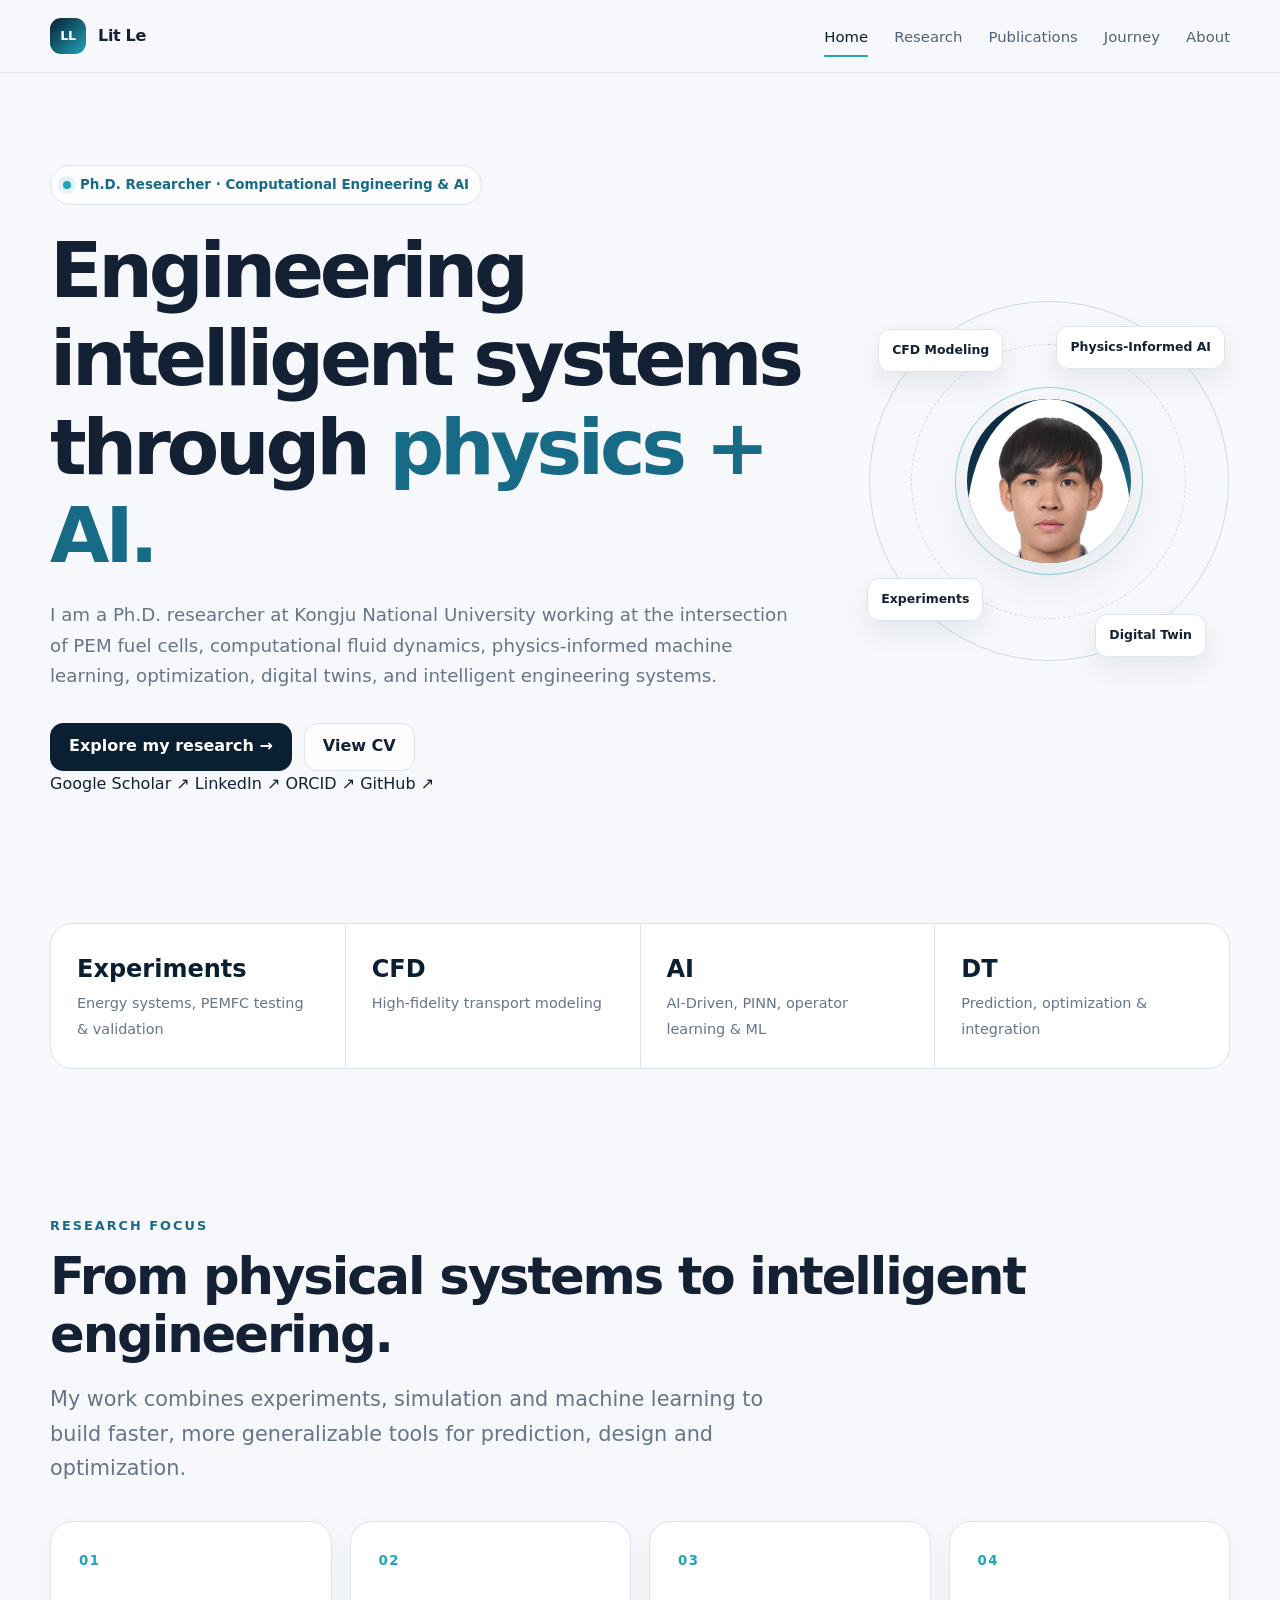
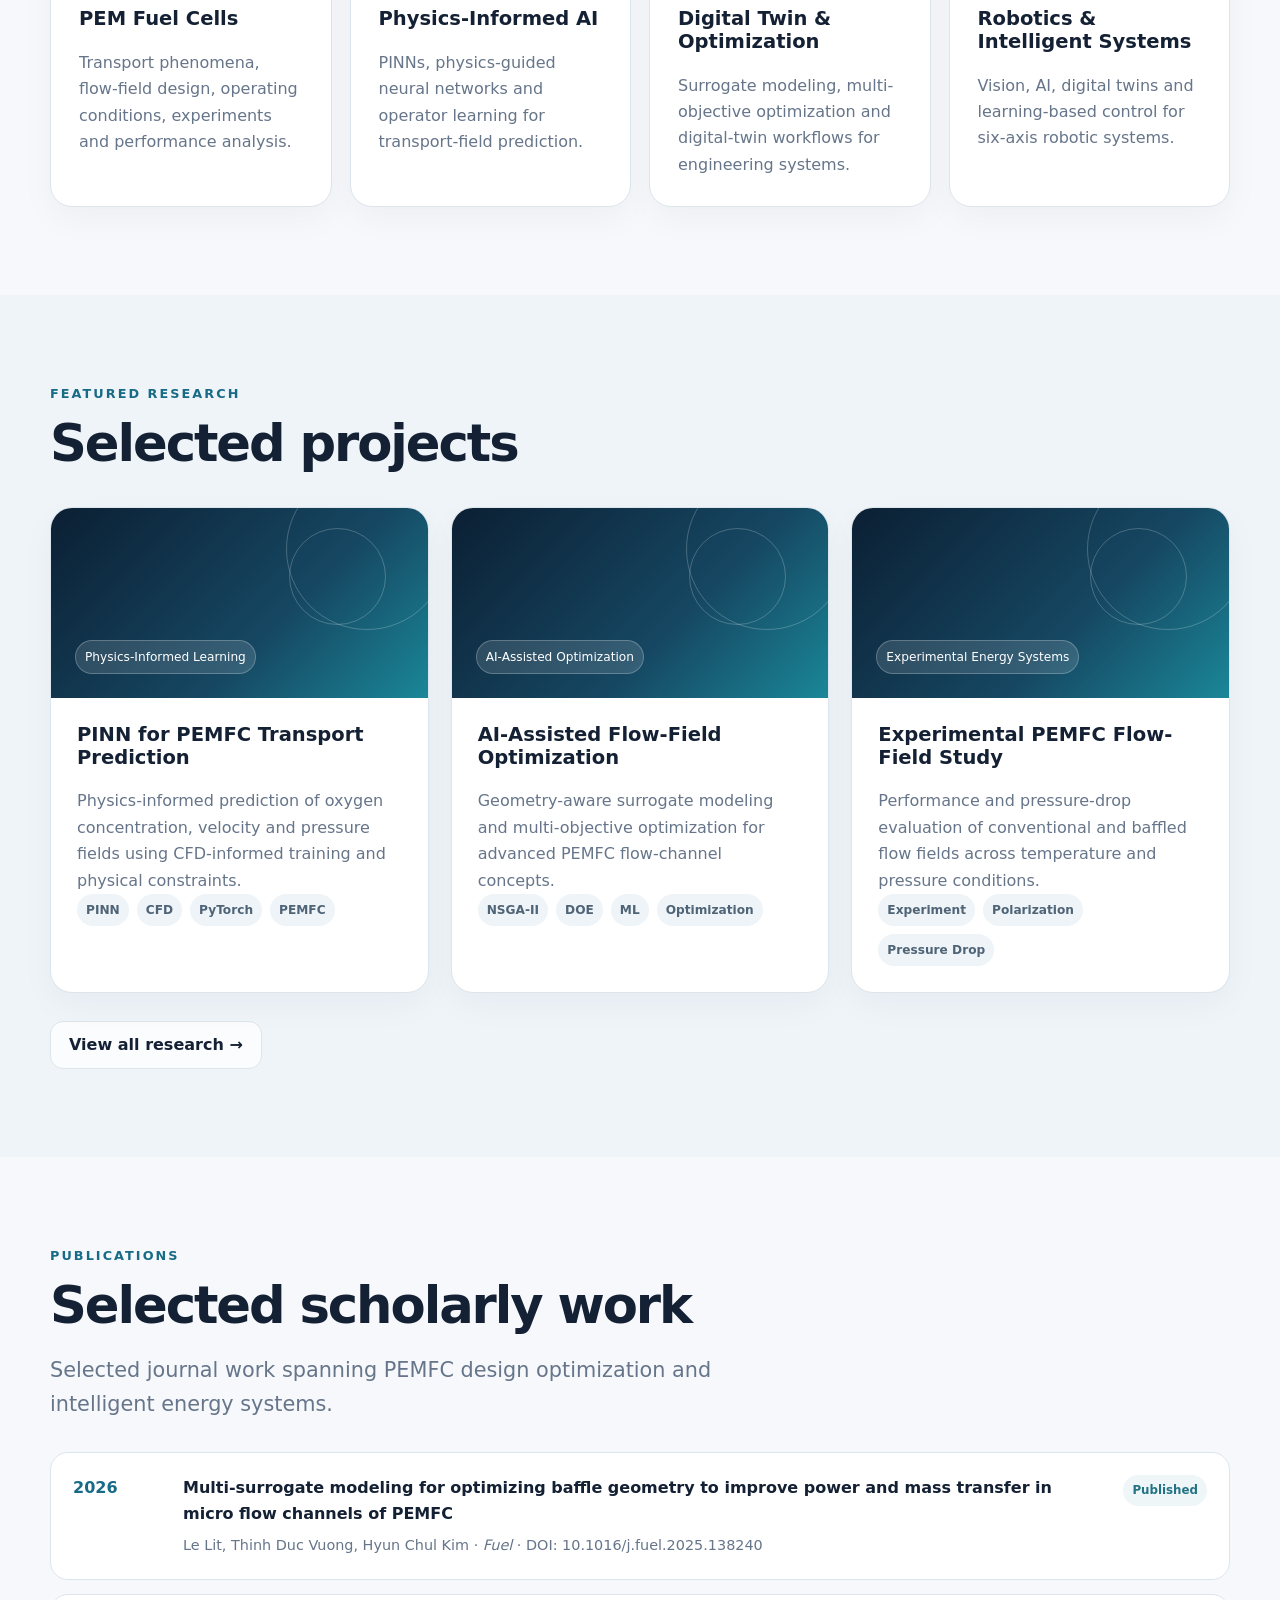
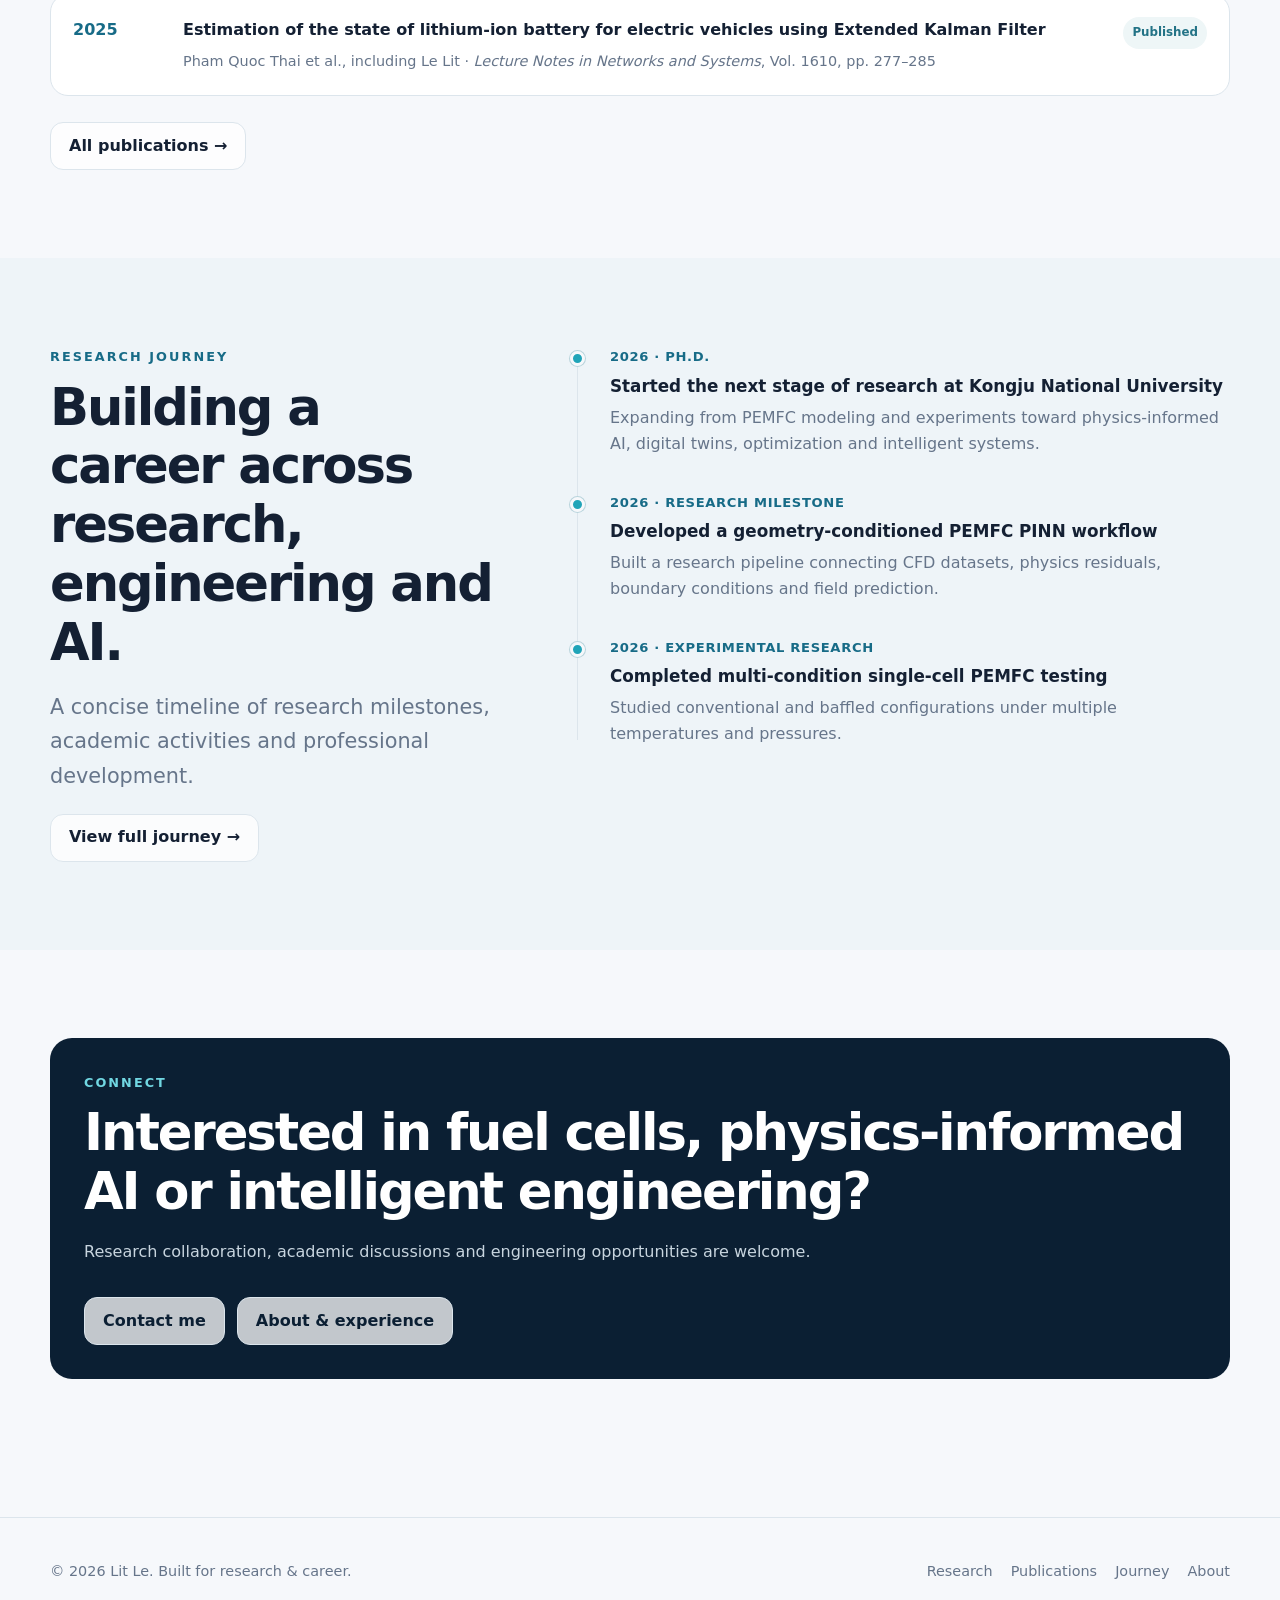
<file: index.html>
<!DOCTYPE html>
<html lang="en">
<head>
  <meta charset="UTF-8" />
  <meta name="viewport" content="width=device-width, initial-scale=1.0" />
  <meta name="description" content="Lit Le — Ph.D. researcher working on PEM fuel cells, computational engineering, physics-informed AI, digital twins, optimization, and intelligent systems." />
  <title>Lit Le | Researcher in Computational Engineering & AI</title>
  <link rel="icon" href="favicon.svg" type="image/svg+xml" />
  <link rel="stylesheet" href="style.css" />
</head>
<body>
<header class="site-header">
  <div class="container nav-wrap">
    <a class="brand" href="index.html"><span class="brand-mark">LL</span><span>Lit Le</span></a>
    <button class="menu-btn" aria-label="Toggle navigation"><span></span><span></span><span></span></button>
    <nav class="nav-links">
      <a class="active" href="index.html">Home</a>
      <a href="research.html">Research</a>
      <a href="publications.html">Publications</a>
      <a href="journey.html">Journey</a>
      <a href="about.html">About</a>
    </nav>
  </div>
</header>

<main>
  <section class="hero">
    <div class="container hero-grid">
      <div>
        <span class="eyebrow">Ph.D. Researcher · Computational Engineering & AI</span>
        <h1>Engineering intelligent systems through <span class="accent">physics + AI.</span></h1>
        <p class="hero-copy">I am a Ph.D. researcher at Kongju National University working at the intersection of PEM fuel cells, computational fluid dynamics, physics-informed machine learning, optimization, digital twins, and intelligent engineering systems.</p>
        
        <div class="hero-actions">
          <a class="btn btn-primary" href="research.html">Explore my research →</a>
          <a class="btn btn-secondary" href="about.html#cv">View CV</a>
        </div>
        
        <div class="hero-socials">
          <a href="https://scholar.google.com/citations?user=CSAR13wAAAAJ&hl=en&authuser=2" target="_blank">Google Scholar ↗</a>
          <a href="https://www.linkedin.com/feed/" target="_blank">LinkedIn ↗</a>
          <a href="YOUR_ORCID_LINK" target="_blank">ORCID ↗</a>
          <a href="https://github.com/LL-2024-Kr" target="_blank">GitHub ↗</a>
        </div>
        
      </div>
      <div class="profile-panel" aria-label="Research identity graphic">
        <div class="orbit one"></div><div class="orbit two"></div><div class="orbit three"></div>
        <div class="avatar"><img src="profile.jpg" alt="Lit Le"></div>
        
        <div class="float-tag a">Physics-Informed AI</div>
        <div class="float-tag b">Experiments</div>
        <div class="float-tag c">Digital Twin</div>
        <div class="float-tag d" style="top: 17% !important; left: 3% !important; right: auto !important; bottom: auto !important;">CFD Modeling</div>
      </div>
    </div>
  </section>

  <section class="section-tight">
    <div class="container">
      <div class="stats reveal">
        <div class="stat"><strong>Experiments</strong><span>Energy systems, PEMFC testing & validation</span></div>
        <div class="stat"><strong>CFD</strong><span>High-fidelity transport modeling</span></div>
        <div class="stat"><strong>AI</strong><span> AI-Driven, PINN, operator learning & ML</span></div>
        <div class="stat"><strong>DT</strong><span> Prediction, optimization & integration</span></div>
      </div>
    </div>
  </section>

  <section class="section">
    <div class="container">
      <p class="section-kicker">Research focus</p>
      <h2>From physical systems to intelligent engineering.</h2>
      <p class="lead">My work combines experiments, simulation and machine learning to build faster, more generalizable tools for prediction, design and optimization.</p>
      <div class="grid-4" style="margin-top:36px;">
        <article class="card reveal"><div class="card-number">01</div><h3>PEM Fuel Cells</h3><p>Transport phenomena, flow-field design, operating conditions, experiments and performance analysis.</p></article>
        <article class="card reveal"><div class="card-number">02</div><h3>Physics-Informed AI</h3><p>PINNs, physics-guided neural networks and operator learning for transport-field prediction.</p></article>
        <article class="card reveal"><div class="card-number">03</div><h3>Digital Twin & Optimization</h3><p>Surrogate modeling, multi-objective optimization and digital-twin workflows for engineering systems.</p></article>
        <article class="card reveal"><div class="card-number">04</div><h3>Robotics & Intelligent Systems</h3><p>Vision, AI, digital twins and learning-based control for six-axis robotic systems.</p></article>
      </div>
    </div>
  </section>

  <section class="section" style="background:#eef4f8;">
    <div class="container">
      <p class="section-kicker">Featured research</p>
      <h2>Selected projects</h2>
      <div class="grid-3" style="margin-top:34px;">
        <article class="card project-card reveal">
          <div class="project-visual"><span class="project-chip">Physics-Informed Learning</span></div>
          <div class="project-body"><h3>PINN for PEMFC Transport Prediction</h3><p>Physics-informed prediction of oxygen concentration, velocity and pressure fields using CFD-informed training and physical constraints.</p><div class="tags"><span class="tag">PINN</span><span class="tag">CFD</span><span class="tag">PyTorch</span><span class="tag">PEMFC</span></div></div>
        </article>
        <article class="card project-card reveal">
          <div class="project-visual"><span class="project-chip">AI-Assisted Optimization</span></div>
          <div class="project-body"><h3>AI-Assisted Flow-Field Optimization</h3><p>Geometry-aware surrogate modeling and multi-objective optimization for advanced PEMFC flow-channel concepts.</p><div class="tags"><span class="tag">NSGA-II</span><span class="tag">DOE</span><span class="tag">ML</span><span class="tag">Optimization</span></div></div>
        </article>
        <article class="card project-card reveal">
          <div class="project-visual"><span class="project-chip">Experimental Energy Systems</span></div>
          <div class="project-body"><h3>Experimental PEMFC Flow-Field Study</h3><p>Performance and pressure-drop evaluation of conventional and baffled flow fields across temperature and pressure conditions.</p><div class="tags"><span class="tag">Experiment</span><span class="tag">Polarization</span><span class="tag">Pressure Drop</span></div></div>
        </article>
      </div>
      <div style="margin-top:28px;"><a class="btn btn-secondary" href="research.html">View all research →</a></div>
    </div>
  </section>

  <section class="section">
    <div class="container">
      <p class="section-kicker">Publications</p>
      <h2>Selected scholarly work</h2>
      <p class="lead">Selected journal work spanning PEMFC design optimization and intelligent energy systems.</p>
      <div class="pub-list" style="margin-top:30px;">
        <article class="pub-item reveal"><div class="pub-year">2026</div><div><div class="pub-title">Multi-surrogate modeling for optimizing baffle geometry to improve power and mass transfer in micro flow channels of PEMFC</div><div class="pub-meta">Le Lit, Thinh Duc Vuong, Hyun Chul Kim · <em>Fuel</em> · DOI: 10.1016/j.fuel.2025.138240</div></div><span class="pub-status">Published</span></article>
        <article class="pub-item reveal"><div class="pub-year">2025</div><div><div class="pub-title">Estimation of the state of lithium-ion battery for electric vehicles using Extended Kalman Filter</div><div class="pub-meta">Pham Quoc Thai et al., including Le Lit · <em>Lecture Notes in Networks and Systems</em>, Vol. 1610, pp. 277–285</div></div><span class="pub-status">Published</span></article>
      </div>
      <div style="margin-top:26px;"><a class="btn btn-secondary" href="publications.html">All publications →</a></div>
    </div>
  </section>

  <section class="section" style="background:#eef4f8;">
    <div class="container split">
      <div class="sticky-label">
        <p class="section-kicker">Research journey</p>
        <h2>Building a career across research, engineering and AI.</h2>
        <p class="lead">A concise timeline of research milestones, academic activities and professional development.</p>
        <a class="btn btn-secondary" href="journey.html">View full journey →</a>
      </div>
      <div class="timeline">
        <article class="timeline-item reveal"><span class="timeline-dot"></span><div class="timeline-date">2026 · Ph.D.</div><div class="timeline-title">Started the next stage of research at Kongju National University</div><p class="timeline-copy">Expanding from PEMFC modeling and experiments toward physics-informed AI, digital twins, optimization and intelligent systems.</p></article>
        <article class="timeline-item reveal"><span class="timeline-dot"></span><div class="timeline-date">2026 · Research milestone</div><div class="timeline-title">Developed a geometry-conditioned PEMFC PINN workflow</div><p class="timeline-copy">Built a research pipeline connecting CFD datasets, physics residuals, boundary conditions and field prediction.</p></article>
        <article class="timeline-item reveal"><span class="timeline-dot"></span><div class="timeline-date">2026 · Experimental research</div><div class="timeline-title">Completed multi-condition single-cell PEMFC testing</div><p class="timeline-copy">Studied conventional and baffled configurations under multiple temperatures and pressures.</p></article>
      </div>
    </div>
  </section>

  <section class="section">
    <div class="container">
      <div class="callout reveal">
        <p class="section-kicker" style="color:#71d7e2;">Connect</p>
        <h2>Interested in fuel cells, physics-informed AI or intelligent engineering?</h2>
        <p>Research collaboration, academic discussions and engineering opportunities are welcome.</p>
        <div class="hero-actions"><a class="btn btn-secondary" href="about.html#contact">Contact me</a><a class="btn btn-secondary" href="about.html">About & experience</a></div>
      </div>
    </div>
  </section>
</main>

<footer class="footer">
  <div class="container footer-grid"><div>© <span data-year></span> Lit Le. Built for research & career.</div><div class="footer-links"><a href="research.html">Research</a><a href="publications.html">Publications</a><a href="journey.html">Journey</a><a href="about.html">About</a></div></div>
</footer>
<script src="main.js"></script>
</body>
</html>
</file>
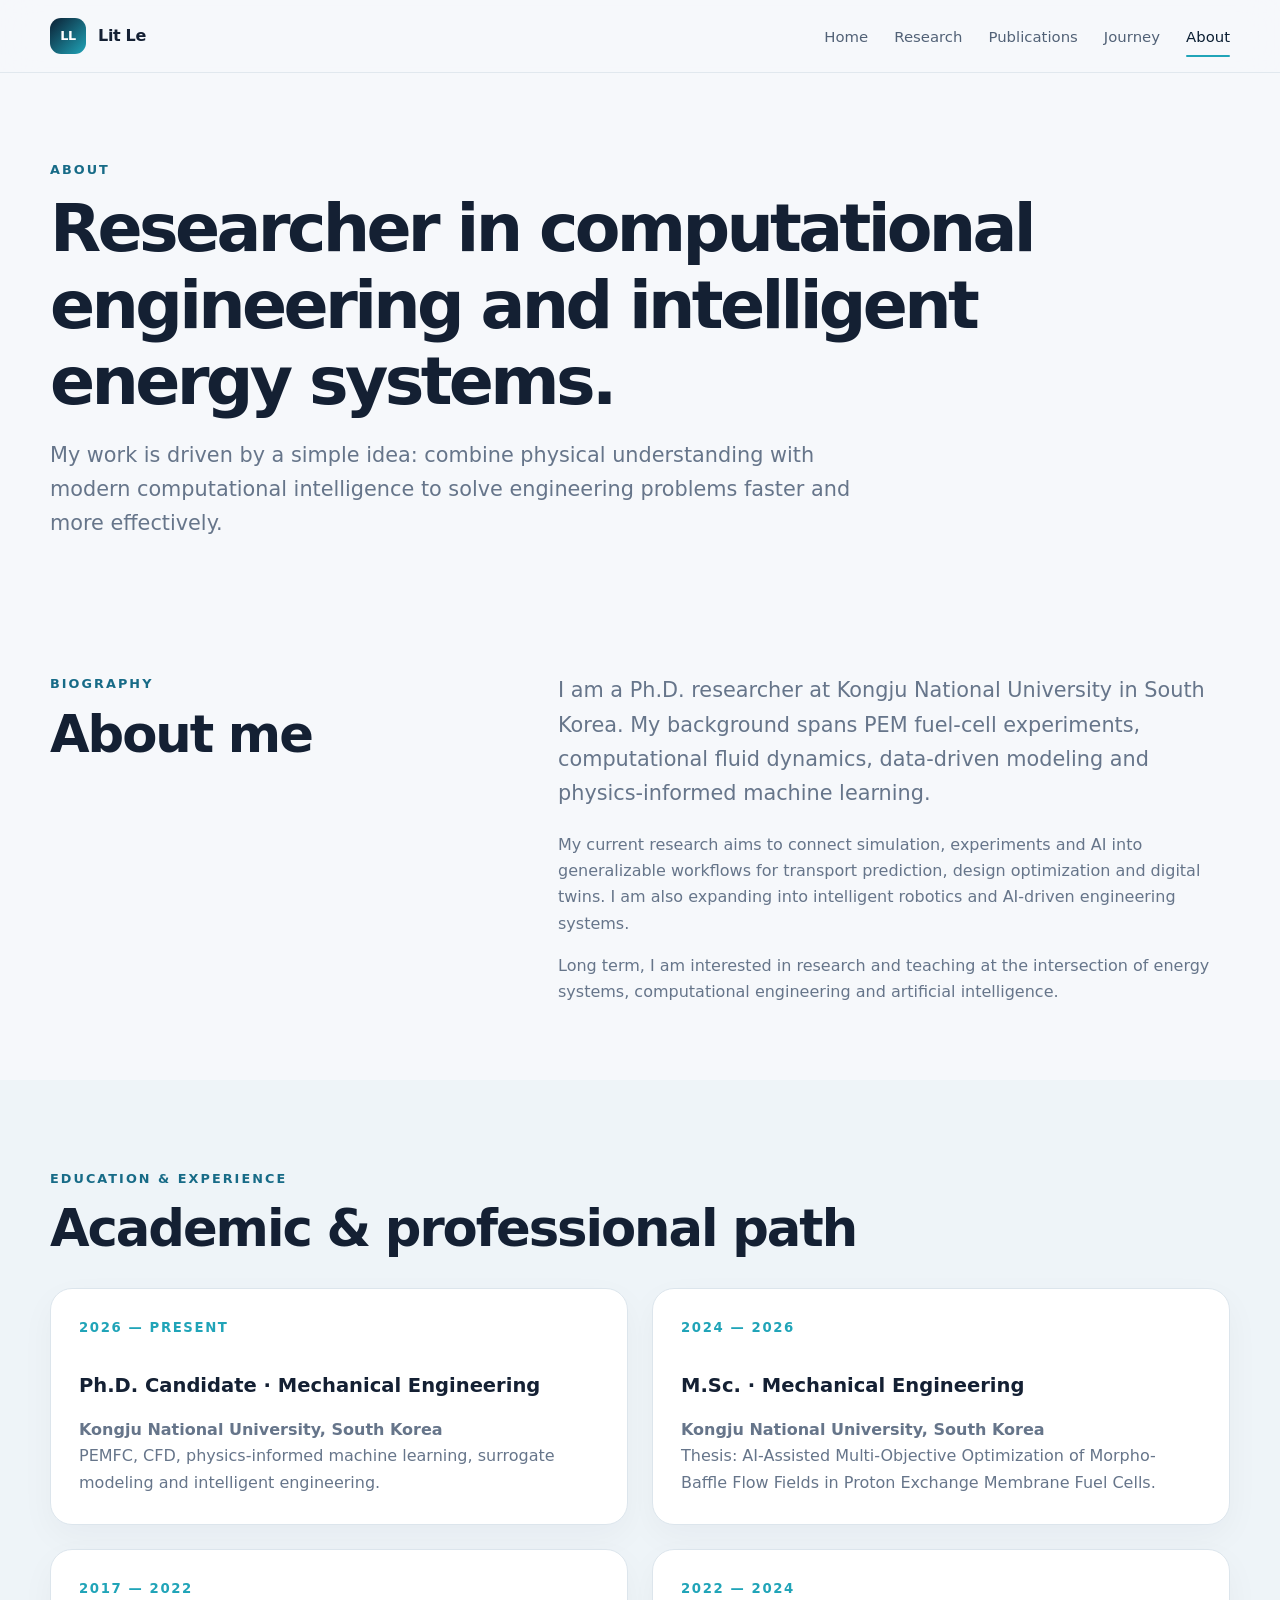
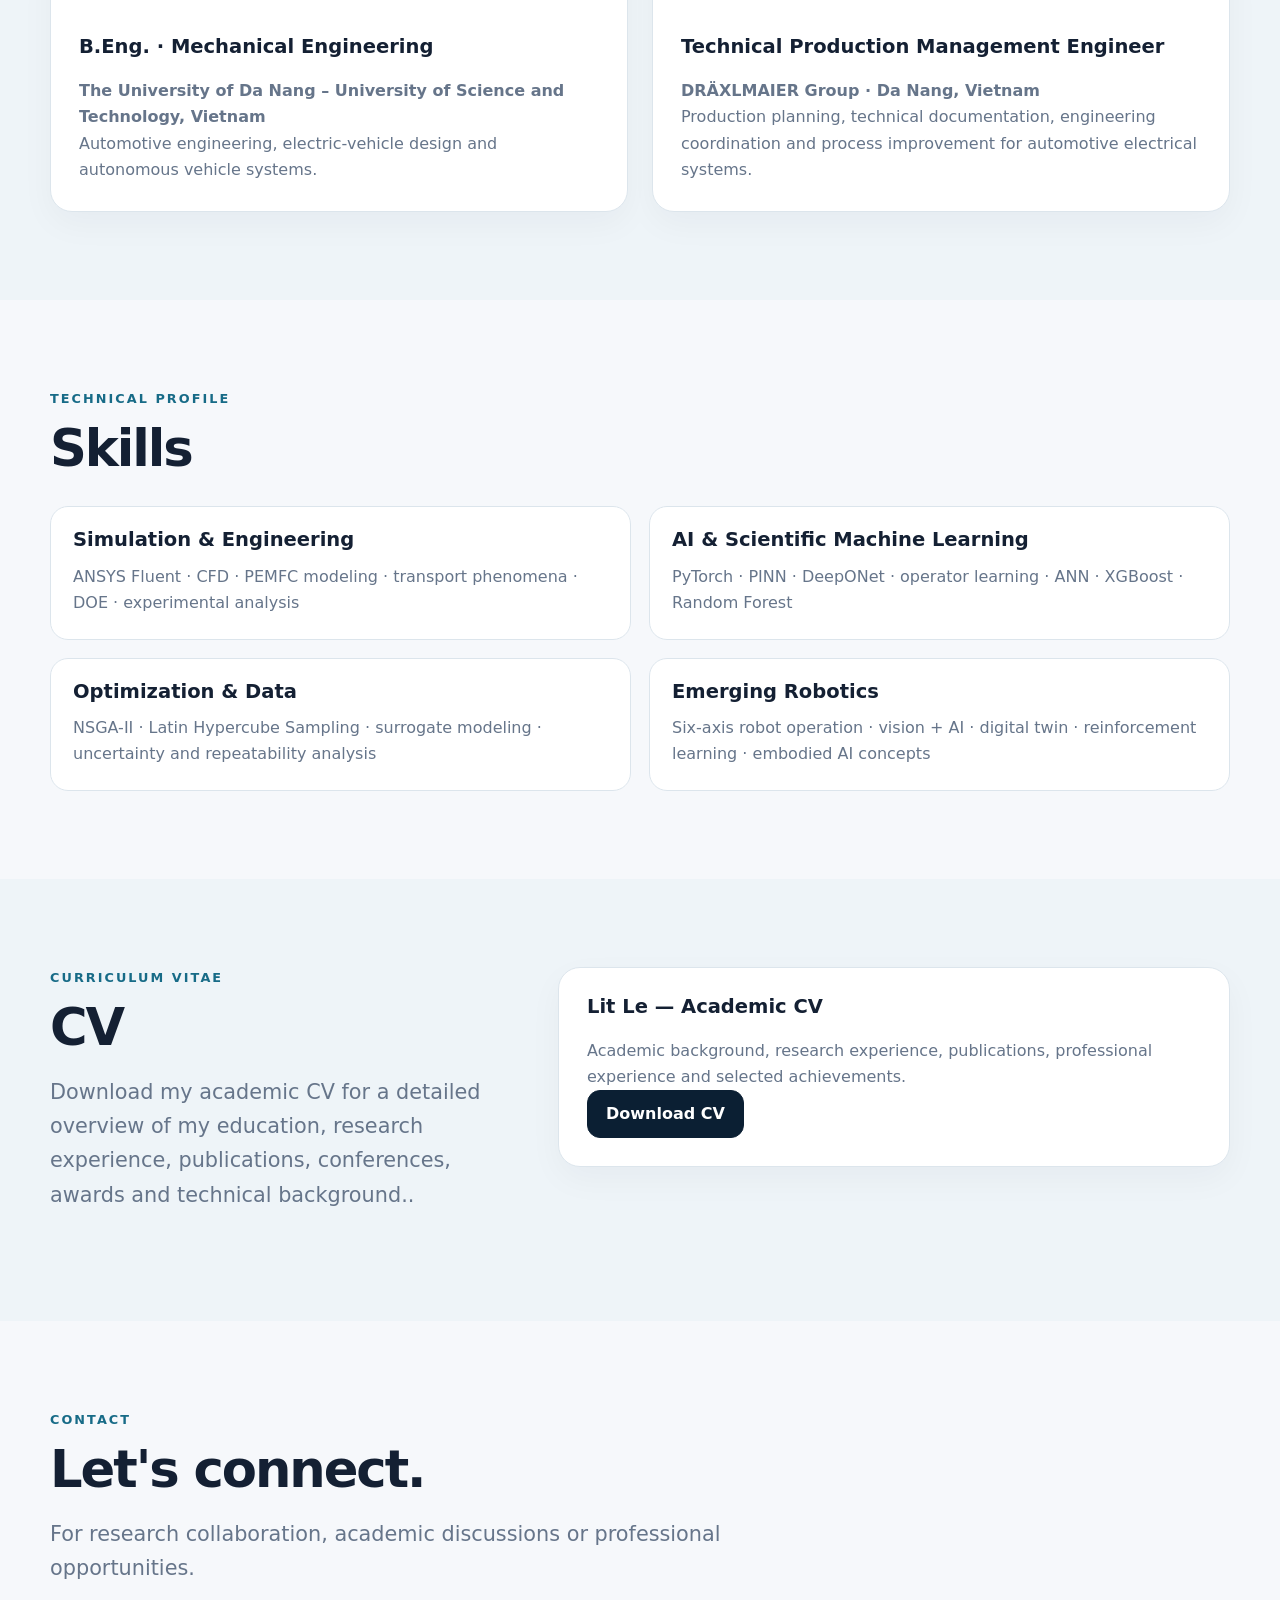
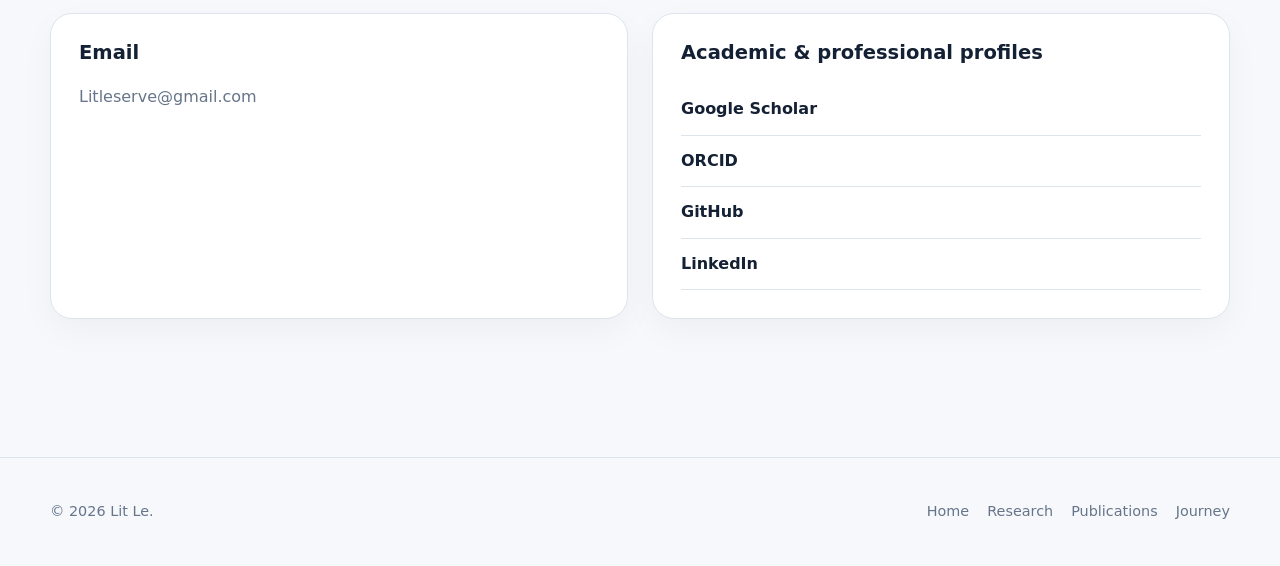
<file: about.html>
<!DOCTYPE html>
<html lang="en">
<head><meta charset="UTF-8" /><meta name="viewport" content="width=device-width, initial-scale=1.0" /><meta name="description" content="About Lit Le — Ph.D. researcher in computational engineering, PEM fuel cells and AI." /><title>About | Lit Le</title><link rel="icon" href="favicon.svg" type="image/svg+xml" /><link rel="stylesheet" href="style.css" /></head>
<body>
<header class="site-header"><div class="container nav-wrap"><a class="brand" href="index.html"><span class="brand-mark">LL</span><span>Lit Le</span></a><button class="menu-btn" aria-label="Toggle navigation"><span></span><span></span><span></span></button><nav class="nav-links"><a href="index.html">Home</a><a href="research.html">Research</a><a href="publications.html">Publications</a><a href="journey.html">Journey</a><a class="active" href="about.html">About</a></nav></div></header>
<main>
<section class="page-hero"><div class="container"><p class="section-kicker">About</p><h1>Researcher in computational engineering and intelligent energy systems.</h1><p class="lead">My work is driven by a simple idea: combine physical understanding with modern computational intelligence to solve engineering problems faster and more effectively.</p></div></section>
<section class="section-tight"><div class="container split"><div class="sticky-label"><p class="section-kicker">Biography</p><h2>About me</h2></div><div><p class="lead">I am a Ph.D. researcher at Kongju National University in South Korea. My background spans PEM fuel-cell experiments, computational fluid dynamics, data-driven modeling and physics-informed machine learning.</p><p class="muted">My current research aims to connect simulation, experiments and AI into generalizable workflows for transport prediction, design optimization and digital twins. I am also expanding into intelligent robotics and AI-driven engineering systems.</p><p class="muted">Long term, I am interested in research and teaching at the intersection of energy systems, computational engineering and artificial intelligence.</p></div></div></section>
<section class="section" style="background:#eef4f8;"><div class="container"><p class="section-kicker">Education & experience</p><h2>Academic & professional path</h2><div class="grid-2" style="margin-top:30px;">

<article class="card reveal"><div class="card-number">2026 — PRESENT</div><h3>Ph.D. Candidate · Mechanical Engineering</h3><p><strong>Kongju National University, South Korea</strong><br>PEMFC, CFD, physics-informed machine learning, surrogate modeling and intelligent engineering.</p></article>
<article class="card reveal"><div class="card-number">2024 — 2026</div><h3>M.Sc. · Mechanical Engineering</h3><p><strong>Kongju National University, South Korea</strong><br>Thesis: AI-Assisted Multi-Objective Optimization of Morpho-Baffle Flow Fields in Proton Exchange Membrane Fuel Cells.</p></article>
<article class="card reveal"><div class="card-number">2017 — 2022</div><h3>B.Eng. · Mechanical Engineering</h3><p><strong>The University of Da Nang – University of Science and Technology, Vietnam</strong><br>Automotive engineering, electric-vehicle design and autonomous vehicle systems.</p></article>
<article class="card reveal"><div class="card-number">2022 — 2024</div><h3>Technical Production Management Engineer</h3><p><strong>DRÄXLMAIER Group · Da Nang, Vietnam</strong><br>Production planning, technical documentation, engineering coordination and process improvement for automotive electrical systems.</p></article>
</div></div></section>
<section class="section"><div class="container"><p class="section-kicker">Technical profile</p><h2>Skills</h2><div class="skill-groups" style="margin-top:28px;"><div class="skill-group reveal"><h3>Simulation & Engineering</h3><p>ANSYS Fluent · CFD · PEMFC modeling · transport phenomena · DOE · experimental analysis</p></div><div class="skill-group reveal"><h3>AI & Scientific Machine Learning</h3><p>PyTorch · PINN · DeepONet · operator learning · ANN · XGBoost · Random Forest</p></div><div class="skill-group reveal"><h3>Optimization & Data</h3><p>NSGA-II · Latin Hypercube Sampling · surrogate modeling · uncertainty and repeatability analysis</p></div><div class="skill-group reveal"><h3>Emerging Robotics</h3><p>Six-axis robot operation · vision + AI · digital twin · reinforcement learning · embodied AI concepts</p></div></div></div></section>
<section class="section" id="cv" style="background:#eef4f8;"><div class="container split"><div><p class="section-kicker">Curriculum Vitae</p><h2>CV</h2><p class="lead">Download my academic CV for a detailed overview of my education, research experience, publications, conferences, awards and technical background..</p></div><div class="card reveal"><h3>Lit Le — Academic CV</h3><p class="muted"> Academic background, research experience, publications, professional experience and selected achievements.</p><a class="btn btn-primary" href="Lit_Le_CV.pdf">Download CV</a></div></div></section>
<section class="section" id="contact"><div class="container"><p class="section-kicker">Contact</p><h2>Let's connect.</h2><p class="lead">For research collaboration, academic discussions or professional opportunities.</p><div class="grid-2" style="margin-top:28px;"><div class="card"><h3>Email</h3><p>Litleserve@gmail.com</p></div><div class="card"><h3>Academic & professional profiles</h3><ul class="list-clean"><li><a href="https://scholar.google.com/citations?user=CSAR13wAAAAJ&hl=en&authuser=2" title="Add Google Scholar URL"><strong>Google Scholar</strong></a></li><li><a href="#" title="Add ORCID URL"><strong>ORCID</strong></a></li><li><a href="https://github.com/LL-2024-Kr" title="Add GitHub URL"><strong>GitHub</strong></a></li><li><a href="https://www.linkedin.com/feed/" title="Add LinkedIn URL"><strong>LinkedIn</strong></a></li></ul></div></div></div></section>
</main>
<footer class="footer"><div class="container footer-grid"><div>© <span data-year></span> Lit Le.</div><div class="footer-links"><a href="index.html">Home</a><a href="research.html">Research</a><a href="publications.html">Publications</a><a href="journey.html">Journey</a></div></div></footer><script src="main.js"></script>
</body></html>
</file>
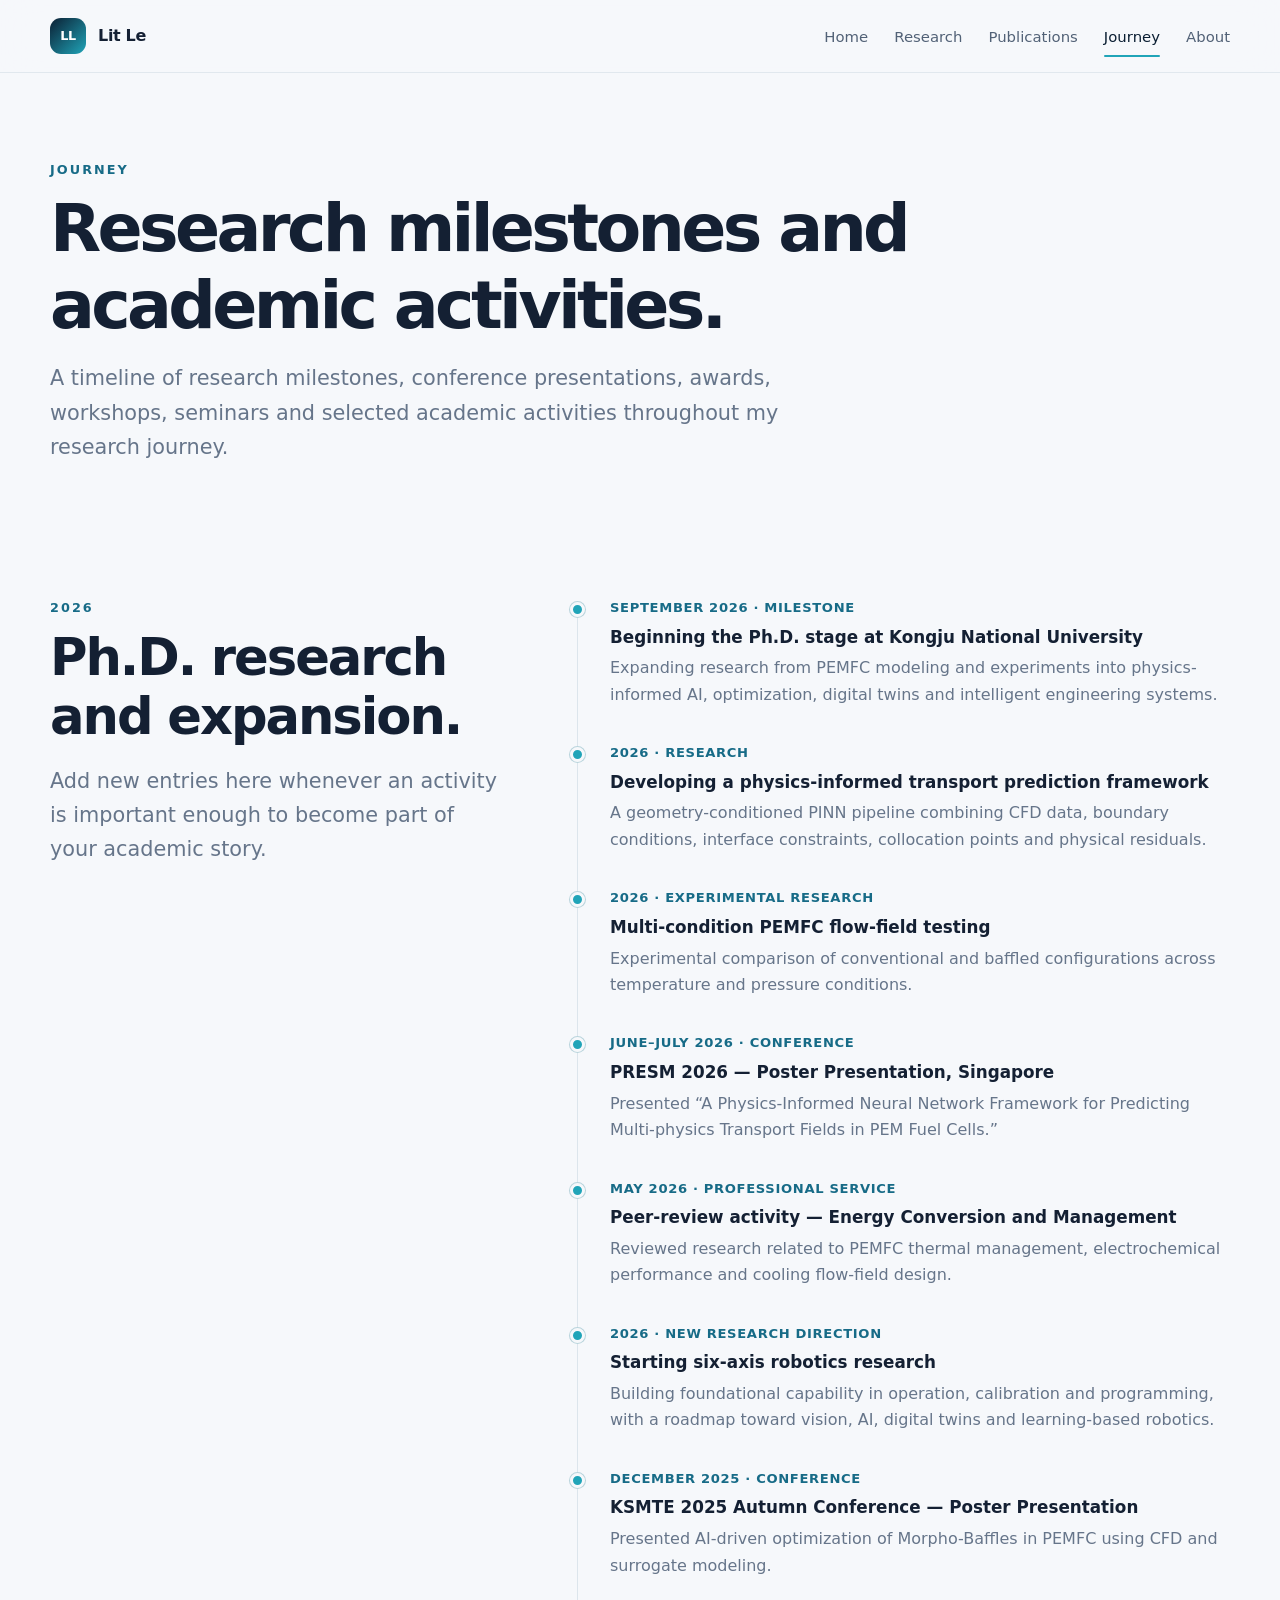
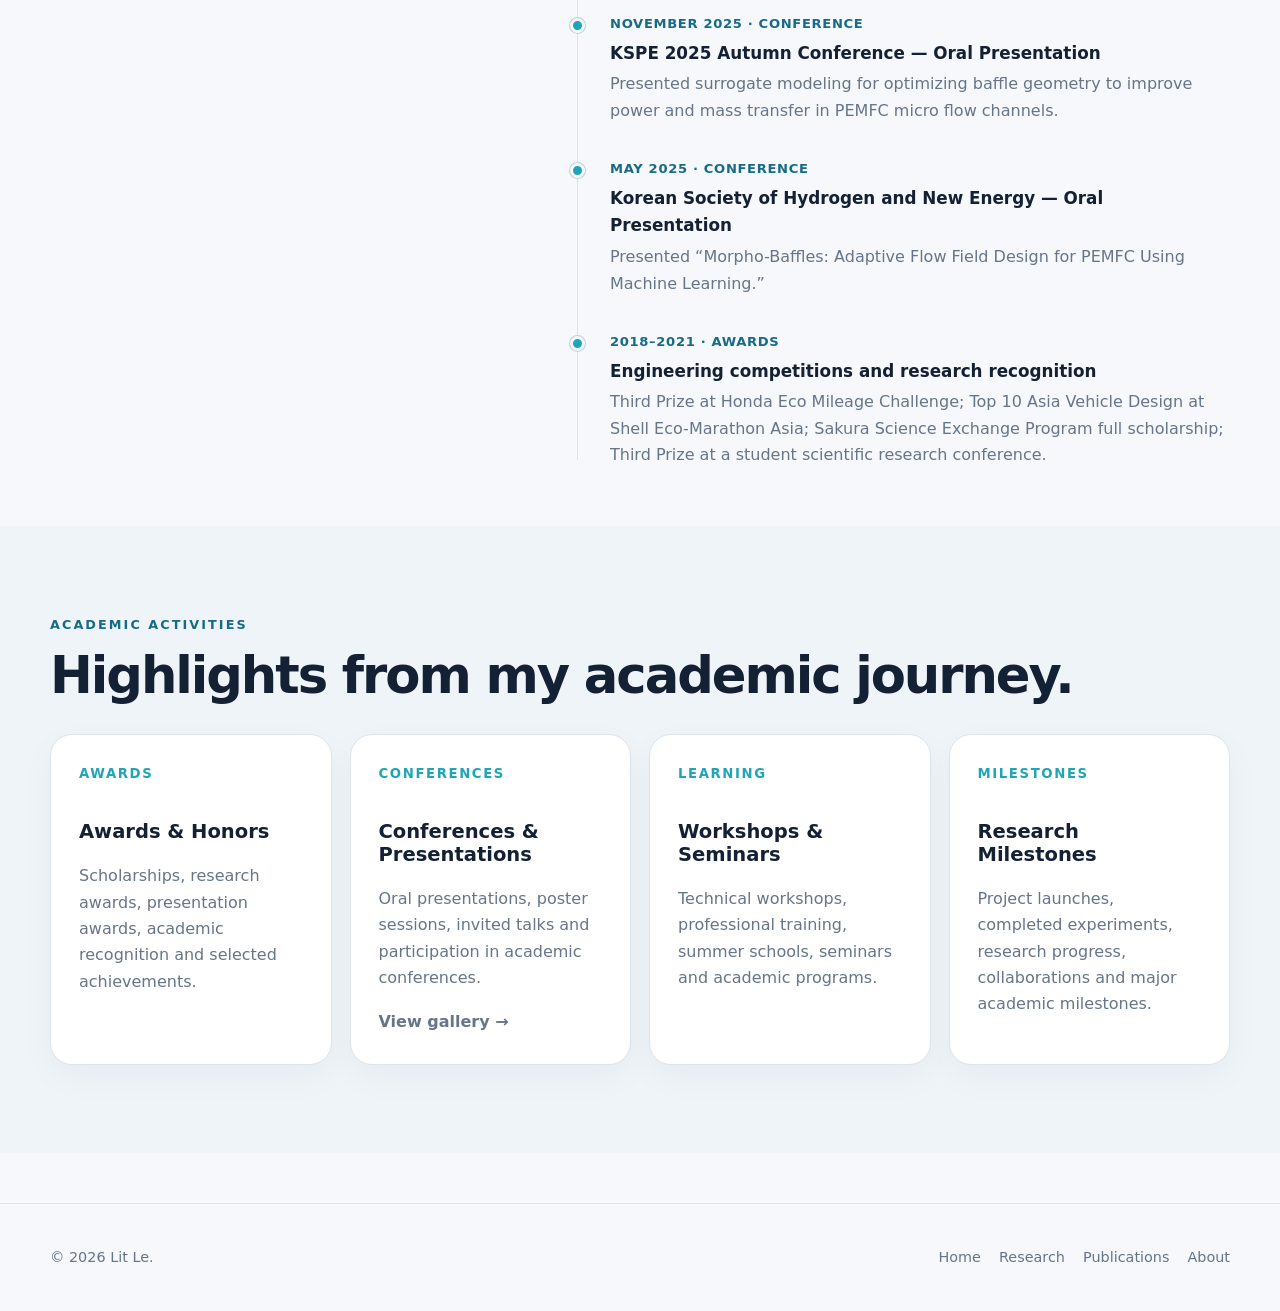
<file: journey.html>
<!DOCTYPE html>
<html lang="en">
<head><meta charset="UTF-8" /><meta name="viewport" content="width=device-width, initial-scale=1.0" /><meta name="description" content="Research journey, conferences, awards, workshops and milestones of Lit Le." /><title>Journey | Lit Le</title><link rel="icon" href="favicon.svg" type="image/svg+xml" /><link rel="stylesheet" href="style.css" /></head>
<body>
<header class="site-header"><div class="container nav-wrap"><a class="brand" href="index.html"><span class="brand-mark">LL</span><span>Lit Le</span></a><button class="menu-btn" aria-label="Toggle navigation"><span></span><span></span><span></span></button><nav class="nav-links"><a href="index.html">Home</a><a href="research.html">Research</a><a href="publications.html">Publications</a><a class="active" href="journey.html">Journey</a><a href="about.html">About</a></nav></div></header>
<main>
<section class="page-hero"><div class="container"><p class="section-kicker">Journey</p><h1>Research milestones and academic activities.</h1><p class="lead">A timeline of research milestones, conference presentations, awards, workshops, seminars and selected academic activities throughout my research journey.</p></div></section>
<section class="section-tight"><div class="container split"><div class="sticky-label"><p class="section-kicker">2026</p><h2>Ph.D. research and expansion.</h2><p class="lead">Add new entries here whenever an activity is important enough to become part of your academic story.</p></div><div class="timeline">

<article class="timeline-item reveal"><span class="timeline-dot"></span><div class="timeline-date">September 2026 · Milestone</div><div class="timeline-title">Beginning the Ph.D. stage at Kongju National University</div><p class="timeline-copy">Expanding research from PEMFC modeling and experiments into physics-informed AI, optimization, digital twins and intelligent engineering systems.</p></article>
<article class="timeline-item reveal"><span class="timeline-dot"></span><div class="timeline-date">2026 · Research</div><div class="timeline-title">Developing a physics-informed transport prediction framework</div><p class="timeline-copy">A geometry-conditioned PINN pipeline combining CFD data, boundary conditions, interface constraints, collocation points and physical residuals.</p></article>
<article class="timeline-item reveal"><span class="timeline-dot"></span><div class="timeline-date">2026 · Experimental research</div><div class="timeline-title">Multi-condition PEMFC flow-field testing</div><p class="timeline-copy">Experimental comparison of conventional and baffled configurations across temperature and pressure conditions.</p></article>
<article class="timeline-item reveal"><span class="timeline-dot"></span><div class="timeline-date">June–July 2026 · Conference</div><div class="timeline-title">PRESM 2026 — Poster Presentation, Singapore</div><p class="timeline-copy">Presented “A Physics-Informed Neural Network Framework for Predicting Multi-physics Transport Fields in PEM Fuel Cells.”</p></article>
<article class="timeline-item reveal"><span class="timeline-dot"></span><div class="timeline-date">May 2026 · Professional service</div><div class="timeline-title">Peer-review activity — Energy Conversion and Management</div><p class="timeline-copy">Reviewed research related to PEMFC thermal management, electrochemical performance and cooling flow-field design.</p></article>
<article class="timeline-item reveal"><span class="timeline-dot"></span><div class="timeline-date">2026 · New research direction</div><div class="timeline-title">Starting six-axis robotics research</div><p class="timeline-copy">Building foundational capability in operation, calibration and programming, with a roadmap toward vision, AI, digital twins and learning-based robotics.</p></article>
<article class="timeline-item reveal"><span class="timeline-dot"></span><div class="timeline-date">December 2025 · Conference</div><div class="timeline-title">KSMTE 2025 Autumn Conference — Poster Presentation</div><p class="timeline-copy">Presented AI-driven optimization of Morpho-Baffles in PEMFC using CFD and surrogate modeling.</p></article>
<article class="timeline-item reveal"><span class="timeline-dot"></span><div class="timeline-date">November 2025 · Conference</div><div class="timeline-title">KSPE 2025 Autumn Conference — Oral Presentation</div><p class="timeline-copy">Presented surrogate modeling for optimizing baffle geometry to improve power and mass transfer in PEMFC micro flow channels.</p></article>
<article class="timeline-item reveal"><span class="timeline-dot"></span><div class="timeline-date">May 2025 · Conference</div><div class="timeline-title">Korean Society of Hydrogen and New Energy — Oral Presentation</div><p class="timeline-copy">Presented “Morpho-Baffles: Adaptive Flow Field Design for PEMFC Using Machine Learning.”</p></article>
<article class="timeline-item reveal"><span class="timeline-dot"></span><div class="timeline-date">2018–2021 · Awards</div><div class="timeline-title">Engineering competitions and research recognition</div><p class="timeline-copy">Third Prize at Honda Eco Mileage Challenge; Top 10 Asia Vehicle Design at Shell Eco-Marathon Asia; Sakura Science Exchange Program full scholarship; Third Prize at a student scientific research conference.</p></article>
</div></div></section>
  
<section class="section" style="background:#eef4f8;"><div class="container"><p class="section-kicker">ACADEMIC ACTIVITIES</p><h2>Highlights from my academic journey.</h2><div class="grid-4" style="margin-top:30px;"><article class="card"><div class="card-number">AWARDS</div><h3>Awards & Honors</h3><p>Scholarships, research awards, presentation awards, academic recognition and selected achievements.</p></article><article class="card" onclick="openConferenceGallery()" style="cursor:pointer;"><div class="card-number">CONFERENCES</div><h3>Conferences & Presentations</h3><p>Oral presentations, poster sessions, invited talks and participation in academic conferences.</p><p style="margin-top:18px;font-weight:700;">View gallery →</p></article><article class="card"><div class="card-number">LEARNING</div><h3>Workshops & Seminars</h3><p>Technical workshops, professional training, summer schools, seminars and academic programs.</p></article><article class="card"><div class="card-number">MILESTONES</div><h3>Research Milestones</h3><p>Project launches, completed experiments, research progress, collaborations and major academic milestones.</p></article></div></div></section>

<div id="conference-gallery" class="gallery-modal"><div class="gallery-box"><button class="gallery-close" onclick="closeConferenceGallery()">×</button><p class="section-kicker">CONFERENCES</p><h2>Conferences & Presentations</h2><div class="conference-grid"><div class="conference-item"><img src="presm-2026.jpg" alt="PRESM 2026"><div class="conference-info"><span>2026 · Singapore</span><h3>PRESM 2026</h3><p>Poster Presentation</p><strong>A Physics-Informed Neural Network Framework for Predicting Multi-physics Transport Fields in PEM Fuel Cells</strong></div></div><div class="conference-item"><div class="conference-placeholder">Add photo</div><div class="conference-info"><span>2025 · Busan</span><h3>KSMTE 2025 Autumn Conference</h3><p>Poster Presentation</p><strong>AI-Driven Optimization of Morpho-Baffles in PEMFC Using CFD and Surrogate Modeling</strong></div></div></div></div></div>
</main>
<footer class="footer"><div class="container footer-grid"><div>© <span data-year></span> Lit Le.</div><div class="footer-links"><a href="index.html">Home</a><a href="research.html">Research</a><a href="publications.html">Publications</a><a href="about.html">About</a></div></div></footer><script src="main.js"></script>
</body></html>
</file>
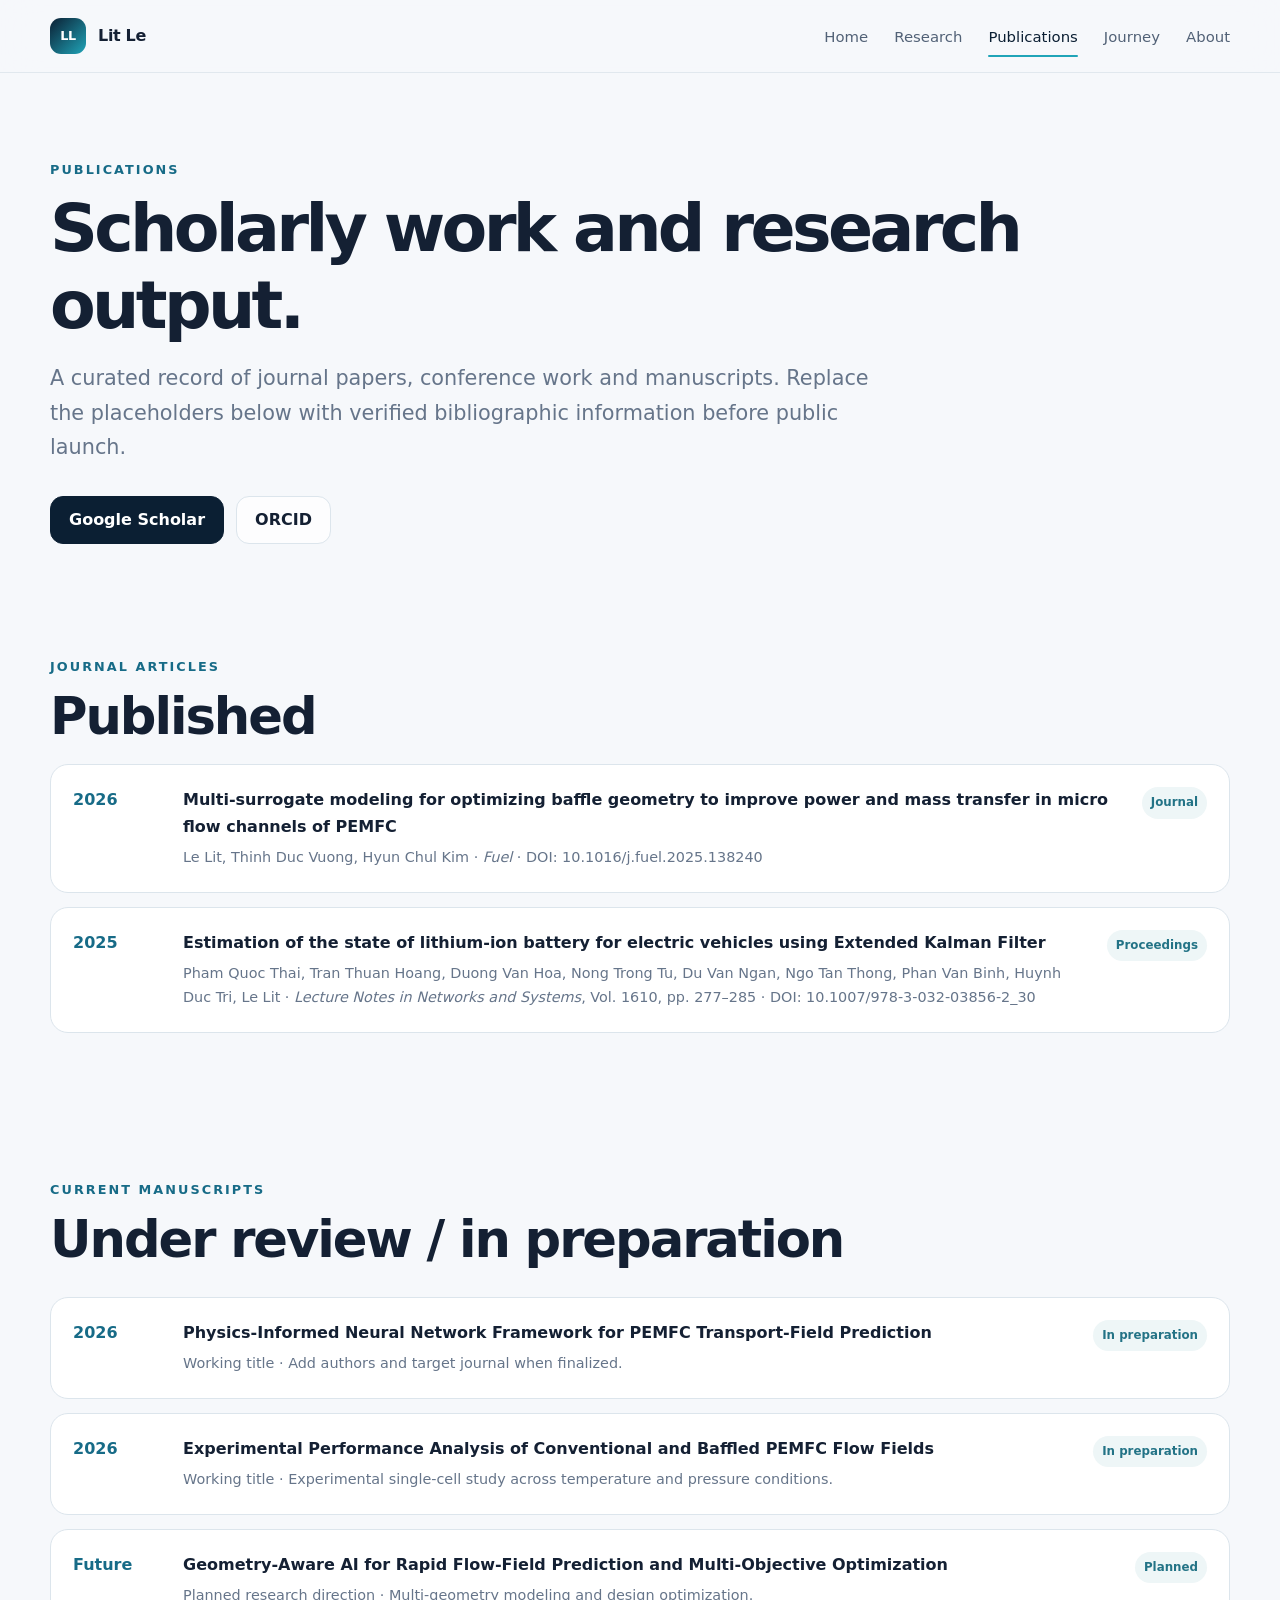
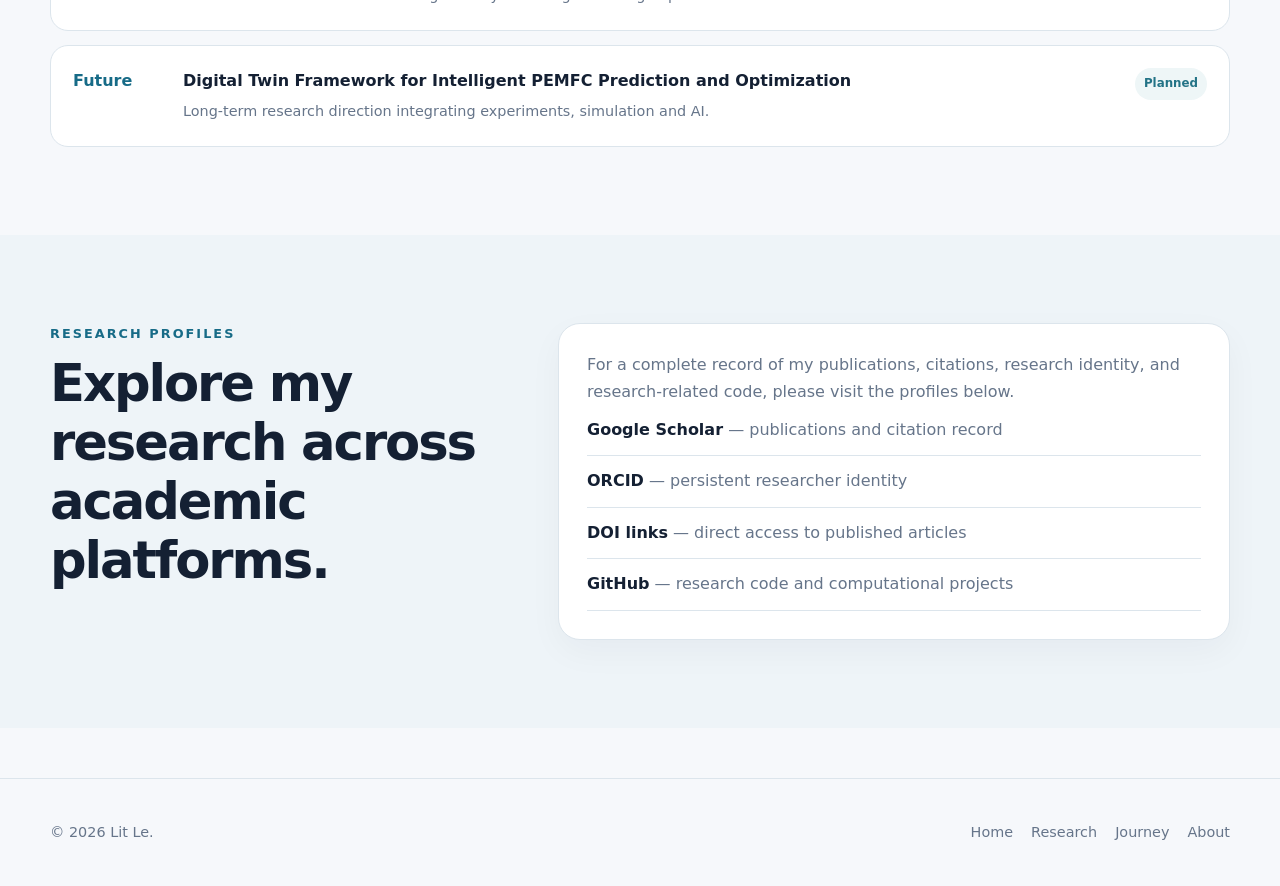
<file: publications.html>
<!DOCTYPE html>
<html lang="en">
<head><meta charset="UTF-8" /><meta name="viewport" content="width=device-width, initial-scale=1.0" /><meta name="description" content="Publications and scholarly output by Lit Le." /><title>Publications | Lit Le</title><link rel="icon" href="favicon.svg" type="image/svg+xml" /><link rel="stylesheet" href="style.css" /></head>
<body>
<header class="site-header"><div class="container nav-wrap"><a class="brand" href="index.html"><span class="brand-mark">LL</span><span>Lit Le</span></a><button class="menu-btn" aria-label="Toggle navigation"><span></span><span></span><span></span></button><nav class="nav-links"><a href="index.html">Home</a><a href="research.html">Research</a><a class="active" href="publications.html">Publications</a><a href="journey.html">Journey</a><a href="about.html">About</a></nav></div></header>
<main>
<section class="page-hero"><div class="container"><p class="section-kicker">Publications</p><h1>Scholarly work and research output.</h1><p class="lead">A curated record of journal papers, conference work and manuscripts. Replace the placeholders below with verified bibliographic information before public launch.</p><div class="hero-actions"><a class="btn btn-primary" href="https://scholar.google.com/citations?user=CSAR13wAAAAJ&hl=en&authuser=2" title="Add Google Scholar URL">Google Scholar</a><a class="btn btn-secondary" href="#" title="Add ORCID URL">ORCID</a></div></div></section>
<section class="section-tight"><div class="container">
<p class="section-kicker">Journal articles</p><h2>Published</h2><div class="pub-list">
<article class="pub-item reveal"><div class="pub-year">2026</div><div><div class="pub-title">Multi-surrogate modeling for optimizing baffle geometry to improve power and mass transfer in micro flow channels of PEMFC</div><div class="pub-meta">Le Lit, Thinh Duc Vuong, Hyun Chul Kim · <em>Fuel</em> · DOI: <a href="https://doi.org/10.1016/j.fuel.2025.138240">10.1016/j.fuel.2025.138240</a></div></div><span class="pub-status">Journal</span></article>
<article class="pub-item reveal"><div class="pub-year">2025</div><div><div class="pub-title">Estimation of the state of lithium-ion battery for electric vehicles using Extended Kalman Filter</div><div class="pub-meta">Pham Quoc Thai, Tran Thuan Hoang, Duong Van Hoa, Nong Trong Tu, Du Van Ngan, Ngo Tan Thong, Phan Van Binh, Huynh Duc Tri, Le Lit · <em>Lecture Notes in Networks and Systems</em>, Vol. 1610, pp. 277–285 · DOI: <a href="https://doi.org/10.1007/978-3-032-03856-2_30">10.1007/978-3-032-03856-2_30</a></div></div><span class="pub-status">Proceedings</span></article>
</div>
</div></section>
<section class="section"><div class="container"><p class="section-kicker">Current manuscripts</p><h2>Under review / in preparation</h2><div class="pub-list" style="margin-top:28px;">
<article class="pub-item reveal"><div class="pub-year">2026</div><div><div class="pub-title">Physics-Informed Neural Network Framework for PEMFC Transport-Field Prediction</div><div class="pub-meta">Working title · Add authors and target journal when finalized.</div></div><span class="pub-status">In preparation</span></article>
<article class="pub-item reveal"><div class="pub-year">2026</div><div><div class="pub-title">Experimental Performance Analysis of Conventional and Baffled PEMFC Flow Fields</div><div class="pub-meta">Working title · Experimental single-cell study across temperature and pressure conditions.</div></div><span class="pub-status">In preparation</span></article>
<article class="pub-item reveal"><div class="pub-year">Future</div><div><div class="pub-title">Geometry-Aware AI for Rapid Flow-Field Prediction and Multi-Objective Optimization</div><div class="pub-meta">Planned research direction · Multi-geometry modeling and design optimization.</div></div><span class="pub-status">Planned</span></article>
<article class="pub-item reveal"><div class="pub-year">Future</div><div><div class="pub-title">Digital Twin Framework for Intelligent PEMFC Prediction and Optimization</div><div class="pub-meta">Long-term research direction integrating experiments, simulation and AI.</div></div><span class="pub-status">Planned</span></article>
</div></div></section>
<section class="section" style="background:#eef4f8;"><div class="container split"><div><p class="section-kicker">Research Profiles</p><h2>Explore my research across academic platforms.</h2></div><div class="card reveal"><p>For a complete record of my publications, citations, research identity, and research-related code, please visit the profiles below.</p><ul class="list-clean"><li><strong>Google Scholar</strong> — publications and citation record</li><li><strong>ORCID</strong> — persistent researcher identity</li><li><strong>DOI links</strong> — direct access to published articles</li><li><strong>GitHub</strong> — research code and computational projects</li></ul></div></div></section>
</main>
<footer class="footer"><div class="container footer-grid"><div>© <span data-year></span> Lit Le.</div><div class="footer-links"><a href="index.html">Home</a><a href="research.html">Research</a><a href="journey.html">Journey</a><a href="about.html">About</a></div></div></footer><script src="main.js"></script>
</body></html>
</file>
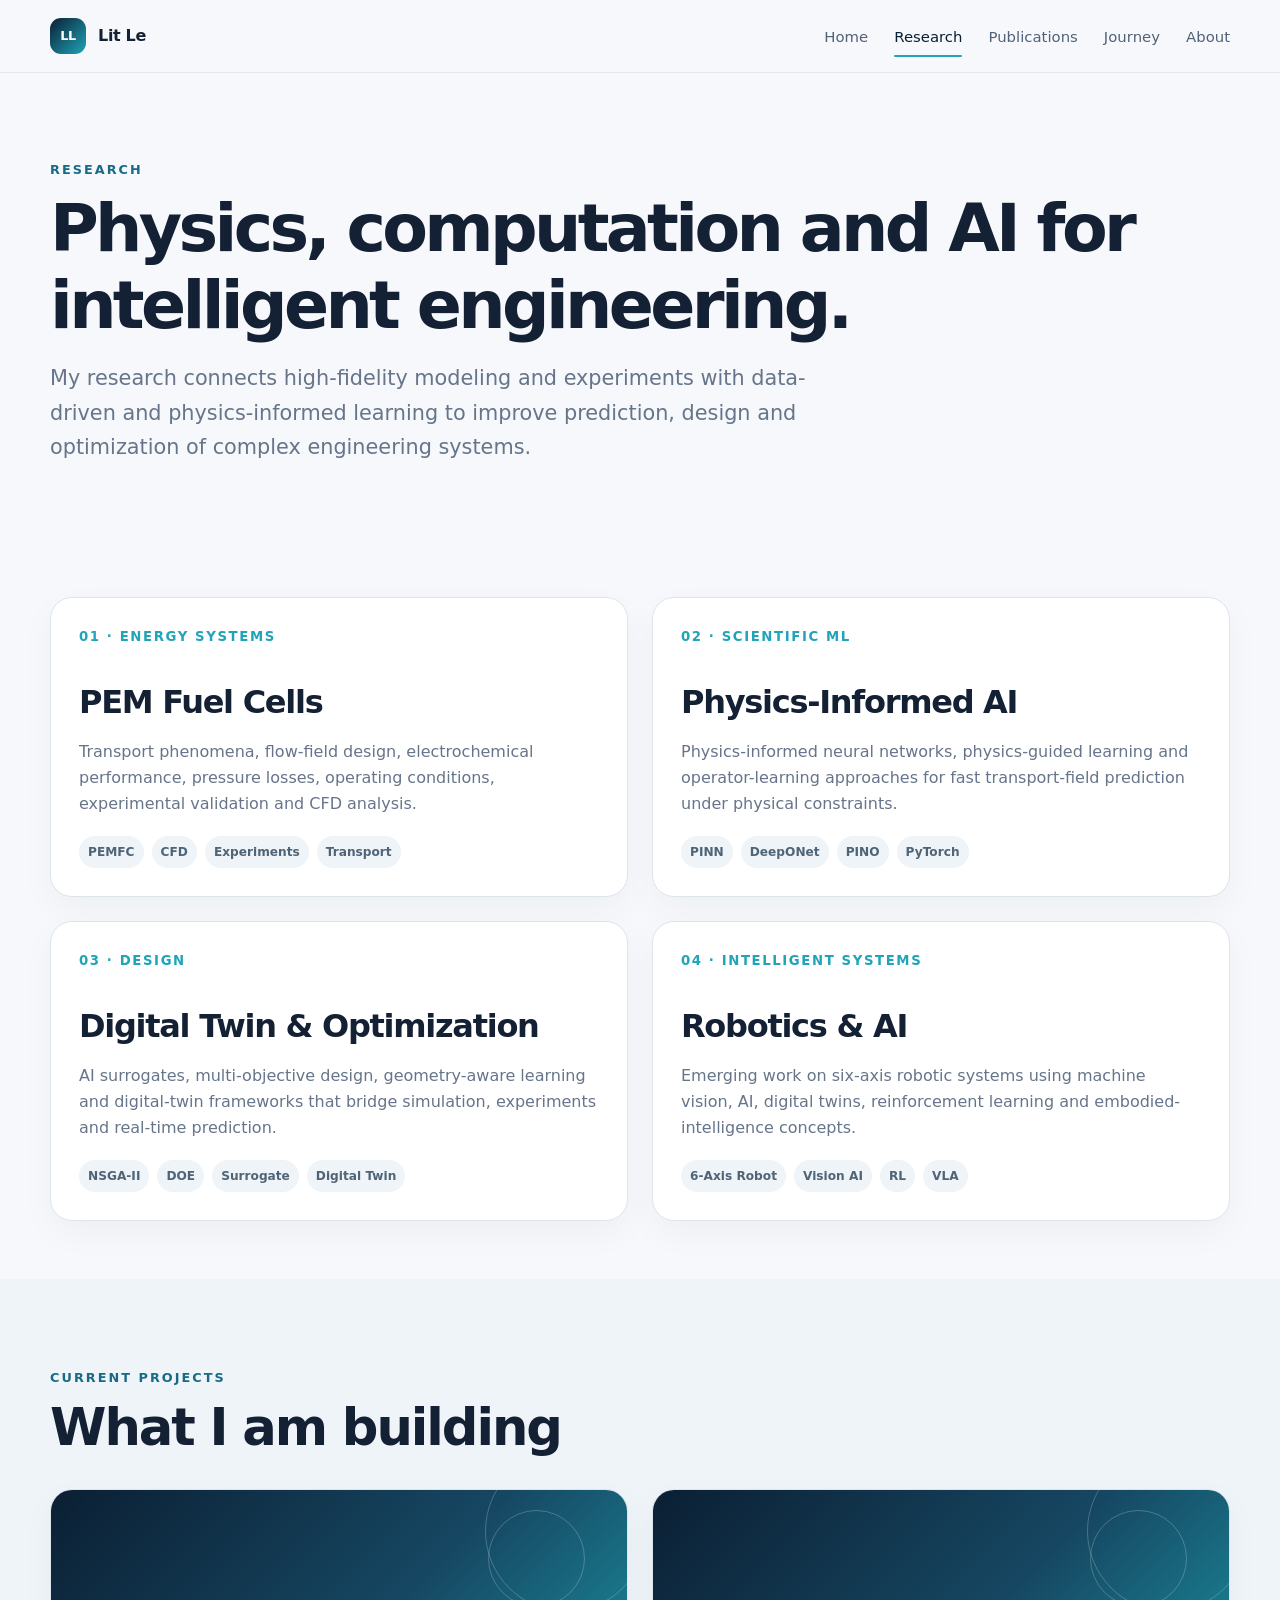
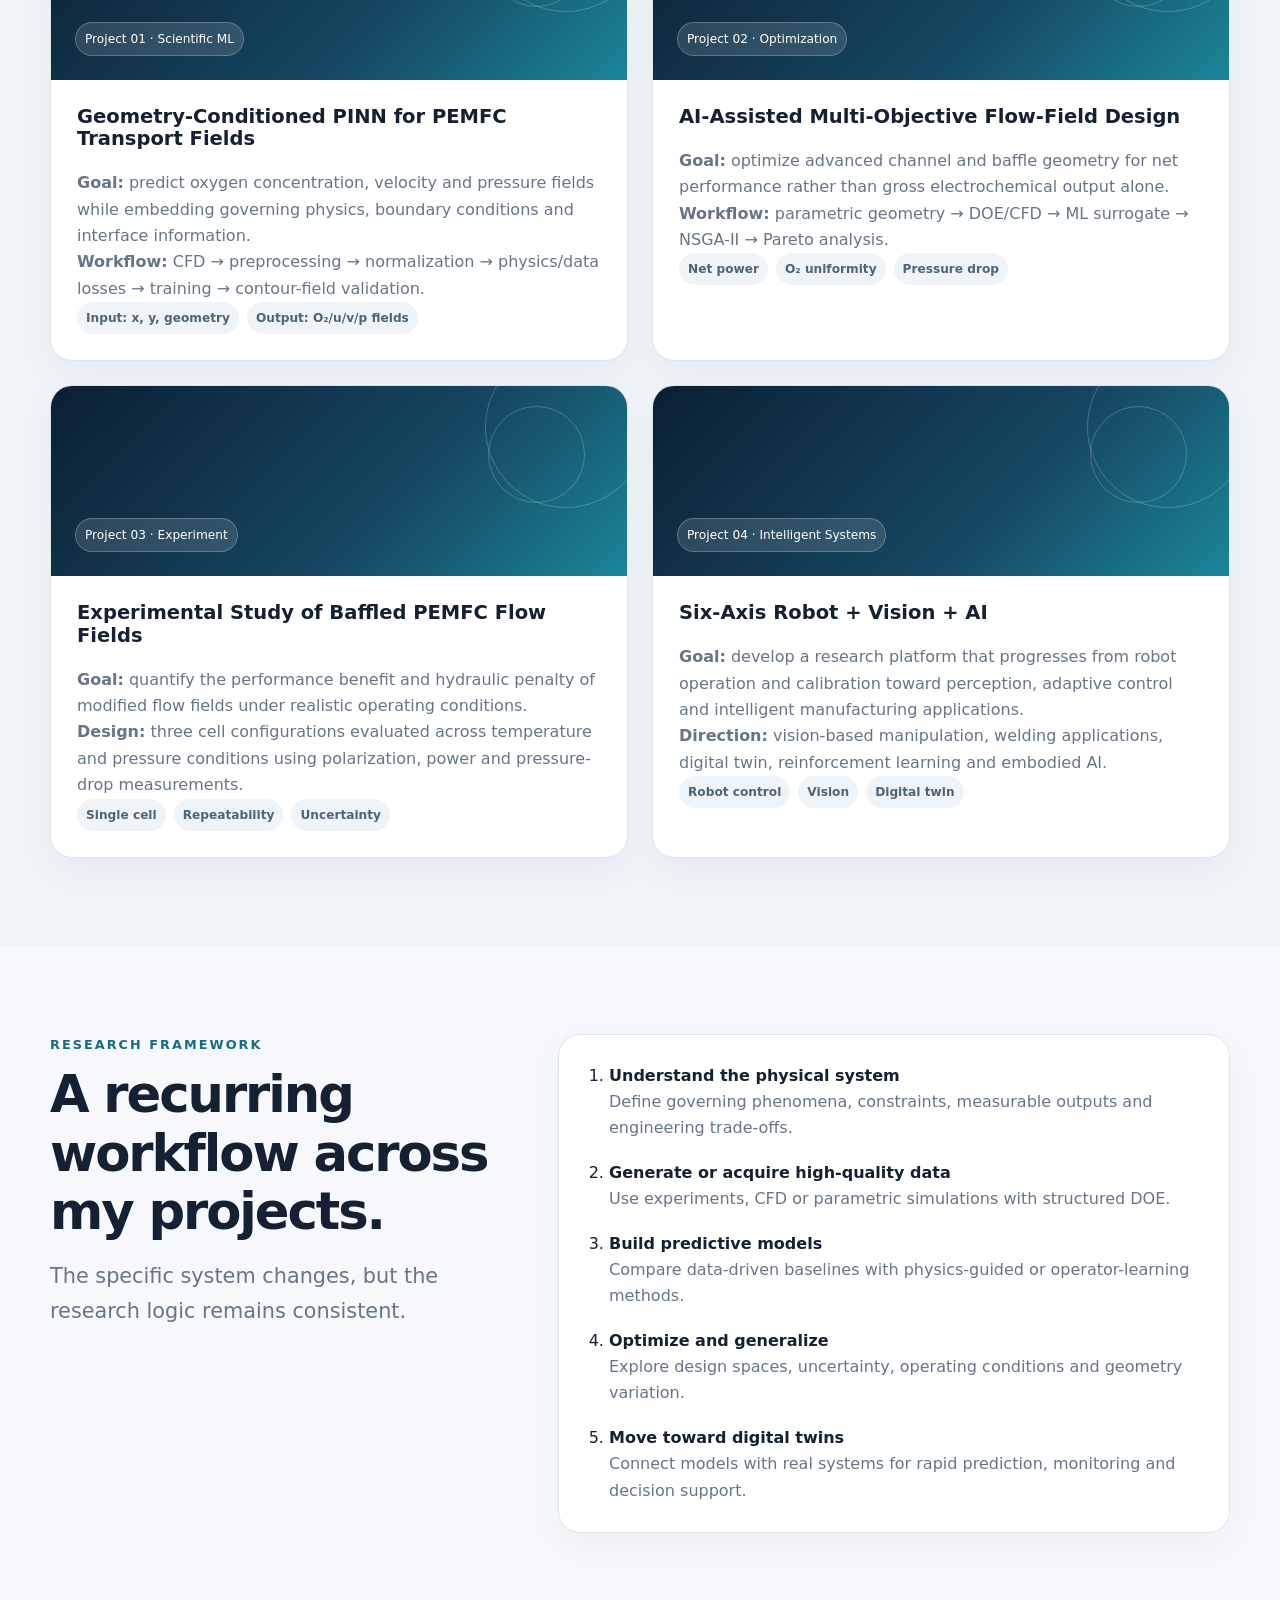
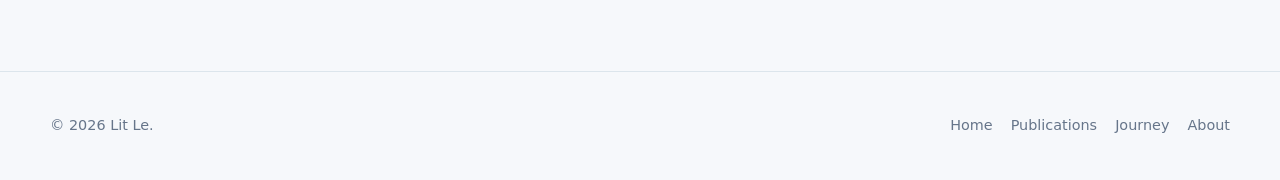
<file: research.html>
<!DOCTYPE html>
<html lang="en">
<head>
  <meta charset="UTF-8" /><meta name="viewport" content="width=device-width, initial-scale=1.0" />
  <meta name="description" content="Research by Lit Le in PEM fuel cells, CFD, physics-informed AI, optimization, digital twins and robotics." />
  <title>Research | Lit Le</title><link rel="icon" href="favicon.svg" type="image/svg+xml" /><link rel="stylesheet" href="style.css" />
</head>
<body>
<header class="site-header"><div class="container nav-wrap"><a class="brand" href="index.html"><span class="brand-mark">LL</span><span>Lit Le</span></a><button class="menu-btn" aria-label="Toggle navigation"><span></span><span></span><span></span></button><nav class="nav-links"><a href="index.html">Home</a><a class="active" href="research.html">Research</a><a href="publications.html">Publications</a><a href="journey.html">Journey</a><a href="about.html">About</a></nav></div></header>
<main>
<section class="page-hero"><div class="container"><p class="section-kicker">Research</p><h1>Physics, computation and AI for intelligent engineering.</h1><p class="lead">My research connects high-fidelity modeling and experiments with data-driven and physics-informed learning to improve prediction, design and optimization of complex engineering systems.</p></div></section>

<section class="section-tight"><div class="container grid-2">
  <article class="card reveal"><div class="card-number">01 · ENERGY SYSTEMS</div><h2 style="font-size:2rem;">PEM Fuel Cells</h2><p>Transport phenomena, flow-field design, electrochemical performance, pressure losses, operating conditions, experimental validation and CFD analysis.</p><div class="tags" style="margin-top:18px;"><span class="tag">PEMFC</span><span class="tag">CFD</span><span class="tag">Experiments</span><span class="tag">Transport</span></div></article>
  <article class="card reveal"><div class="card-number">02 · SCIENTIFIC ML</div><h2 style="font-size:2rem;">Physics-Informed AI</h2><p>Physics-informed neural networks, physics-guided learning and operator-learning approaches for fast transport-field prediction under physical constraints.</p><div class="tags" style="margin-top:18px;"><span class="tag">PINN</span><span class="tag">DeepONet</span><span class="tag">PINO</span><span class="tag">PyTorch</span></div></article>
  <article class="card reveal"><div class="card-number">03 · DESIGN</div><h2 style="font-size:2rem;">Digital Twin & Optimization</h2><p>AI surrogates, multi-objective design, geometry-aware learning and digital-twin frameworks that bridge simulation, experiments and real-time prediction.</p><div class="tags" style="margin-top:18px;"><span class="tag">NSGA-II</span><span class="tag">DOE</span><span class="tag">Surrogate</span><span class="tag">Digital Twin</span></div></article>
  <article class="card reveal"><div class="card-number">04 · INTELLIGENT SYSTEMS</div><h2 style="font-size:2rem;">Robotics & AI</h2><p>Emerging work on six-axis robotic systems using machine vision, AI, digital twins, reinforcement learning and embodied-intelligence concepts.</p><div class="tags" style="margin-top:18px;"><span class="tag">6-Axis Robot</span><span class="tag">Vision AI</span><span class="tag">RL</span><span class="tag">VLA</span></div></article>
</div></section>

<section class="section" style="background:#eef4f8;"><div class="container"><p class="section-kicker">Current projects</p><h2>What I am building</h2><div class="grid-2" style="margin-top:32px;">
  <article class="card project-card reveal"><div class="project-visual"><span class="project-chip">Project 01 · Scientific ML</span></div><div class="project-body"><h3>Geometry-Conditioned PINN for PEMFC Transport Fields</h3><p><strong>Goal:</strong> predict oxygen concentration, velocity and pressure fields while embedding governing physics, boundary conditions and interface information.</p><p><strong>Workflow:</strong> CFD → preprocessing → normalization → physics/data losses → training → contour-field validation.</p><div class="tags"><span class="tag">Input: x, y, geometry</span><span class="tag">Output: O₂/u/v/p fields</span></div></div></article>
  <article class="card project-card reveal"><div class="project-visual"><span class="project-chip">Project 02 · Optimization</span></div><div class="project-body"><h3>AI-Assisted Multi-Objective Flow-Field Design</h3><p><strong>Goal:</strong> optimize advanced channel and baffle geometry for net performance rather than gross electrochemical output alone.</p><p><strong>Workflow:</strong> parametric geometry → DOE/CFD → ML surrogate → NSGA-II → Pareto analysis.</p><div class="tags"><span class="tag">Net power</span><span class="tag">O₂ uniformity</span><span class="tag">Pressure drop</span></div></div></article>
  <article class="card project-card reveal"><div class="project-visual"><span class="project-chip">Project 03 · Experiment</span></div><div class="project-body"><h3>Experimental Study of Baffled PEMFC Flow Fields</h3><p><strong>Goal:</strong> quantify the performance benefit and hydraulic penalty of modified flow fields under realistic operating conditions.</p><p><strong>Design:</strong> three cell configurations evaluated across temperature and pressure conditions using polarization, power and pressure-drop measurements.</p><div class="tags"><span class="tag">Single cell</span><span class="tag">Repeatability</span><span class="tag">Uncertainty</span></div></div></article>
  <article class="card project-card reveal"><div class="project-visual"><span class="project-chip">Project 04 · Intelligent Systems</span></div><div class="project-body"><h3>Six-Axis Robot + Vision + AI</h3><p><strong>Goal:</strong> develop a research platform that progresses from robot operation and calibration toward perception, adaptive control and intelligent manufacturing applications.</p><p><strong>Direction:</strong> vision-based manipulation, welding applications, digital twin, reinforcement learning and embodied AI.</p><div class="tags"><span class="tag">Robot control</span><span class="tag">Vision</span><span class="tag">Digital twin</span></div></div></article>
</div></div></section>

<section class="section"><div class="container split"><div class="sticky-label"><p class="section-kicker">Research framework</p><h2>A recurring workflow across my projects.</h2><p class="lead">The specific system changes, but the research logic remains consistent.</p></div><div class="card reveal"><ol style="margin:0; padding-left:22px; display:grid; gap:18px;"><li><strong>Understand the physical system</strong><br><span class="muted">Define governing phenomena, constraints, measurable outputs and engineering trade-offs.</span></li><li><strong>Generate or acquire high-quality data</strong><br><span class="muted">Use experiments, CFD or parametric simulations with structured DOE.</span></li><li><strong>Build predictive models</strong><br><span class="muted">Compare data-driven baselines with physics-guided or operator-learning methods.</span></li><li><strong>Optimize and generalize</strong><br><span class="muted">Explore design spaces, uncertainty, operating conditions and geometry variation.</span></li><li><strong>Move toward digital twins</strong><br><span class="muted">Connect models with real systems for rapid prediction, monitoring and decision support.</span></li></ol></div></div></section>
</main>
<footer class="footer"><div class="container footer-grid"><div>© <span data-year></span> Lit Le.</div><div class="footer-links"><a href="index.html">Home</a><a href="publications.html">Publications</a><a href="journey.html">Journey</a><a href="about.html">About</a></div></div></footer><script src="main.js"></script>
</body></html>
</file>
<file: style.css>
:root {
  --bg: #f6f8fb;
  --surface: #ffffff;
  --surface-2: #eef4f8;
  --text: #142033;
  --muted: #66758a;
  --line: #dce5ec;
  --navy: #0b1f33;
  --blue: #176b87;
  --cyan: #20a4b8;
  --shadow: 0 18px 50px rgba(11, 31, 51, 0.08);
  --radius: 22px;
  --max: 1180px;
}

* { box-sizing: border-box; }
html { scroll-behavior: smooth; }
body {
  margin: 0;
  font-family: Inter, ui-sans-serif, system-ui, -apple-system, BlinkMacSystemFont, "Segoe UI", sans-serif;
  color: var(--text);
  background: var(--bg);
  line-height: 1.65;
}
img { max-width: 100%; display: block; }
a { color: inherit; text-decoration: none; }
button, input { font: inherit; }

.container { width: min(calc(100% - 40px), var(--max)); margin: 0 auto; }
.section { padding: 88px 0; }
.section-tight { padding: 58px 0; }
.section-kicker {
  margin: 0 0 10px;
  color: var(--blue);
  font-size: 0.8rem;
  font-weight: 800;
  letter-spacing: 0.16em;
  text-transform: uppercase;
}
h1, h2, h3, h4 { line-height: 1.15; margin-top: 0; }
h1 { font-size: clamp(2.7rem, 6vw, 5.9rem); letter-spacing: -0.055em; }
h2 { font-size: clamp(2rem, 4vw, 3.25rem); letter-spacing: -0.04em; margin-bottom: 18px; }
h3 { font-size: 1.22rem; }
p { margin-top: 0; }
.lead { font-size: clamp(1.05rem, 2vw, 1.3rem); color: var(--muted); max-width: 760px; }
.muted { color: var(--muted); }

.site-header {
  position: sticky;
  top: 0;
  z-index: 40;
  border-bottom: 1px solid rgba(220, 229, 236, 0.8);
  background: rgba(246, 248, 251, 0.88);
  backdrop-filter: blur(18px);
}
.nav-wrap { min-height: 72px; display: flex; align-items: center; justify-content: space-between; gap: 30px; }
.brand { display: flex; align-items: center; gap: 12px; font-weight: 800; letter-spacing: -0.02em; }
.brand-mark {
  width: 36px; height: 36px; border-radius: 11px; display: grid; place-items: center;
  color: #fff; background: linear-gradient(135deg, var(--navy), var(--cyan)); font-size: 0.8rem;
}
.nav-links { display: flex; align-items: center; gap: 26px; font-size: 0.93rem; color: #526277; }
.nav-links a { position: relative; padding: 24px 0 22px; }
.nav-links a:hover, .nav-links a.active { color: var(--navy); }
.nav-links a.active::after {
  content: ""; position: absolute; left: 0; right: 0; bottom: 14px; height: 2px;
  border-radius: 99px; background: var(--cyan);
}
.menu-btn { display: none; border: 0; background: transparent; padding: 8px; cursor: pointer; }
.menu-btn span { display: block; width: 24px; height: 2px; background: var(--navy); margin: 5px 0; }

.hero { padding: 92px 0 68px; overflow: hidden; }
.hero-grid { display: grid; grid-template-columns: 1.35fr 0.65fr; align-items: center; gap: 64px; }
.eyebrow {
  display: inline-flex; align-items: center; gap: 9px; padding: 8px 12px; border: 1px solid var(--line);
  border-radius: 999px; background: rgba(255,255,255,.75); color: var(--blue); font-size: .84rem; font-weight: 700;
}
.eyebrow::before { content: ""; width: 8px; height: 8px; border-radius: 50%; background: var(--cyan); box-shadow: 0 0 0 5px rgba(32,164,184,.12); }
.hero h1 { margin: 22px 0 20px; max-width: 850px; }
.hero h1 .accent { color: var(--blue); }
.hero-copy { color: var(--muted); font-size: 1.14rem; max-width: 760px; }
.hero-actions { display: flex; gap: 12px; margin-top: 32px; flex-wrap: wrap; }
.btn {
  display: inline-flex; align-items: center; justify-content: center; gap: 8px; min-height: 48px; padding: 0 18px;
  border-radius: 13px; border: 1px solid var(--line); font-weight: 750; transition: .2s ease;
}
.btn-primary { background: var(--navy); color: white; border-color: var(--navy); }
.btn-primary:hover { transform: translateY(-2px); box-shadow: 0 12px 28px rgba(11,31,51,.16); }
.btn-secondary { background: rgba(255,255,255,.75); }
.btn-secondary:hover { border-color: #b9c9d4; background: #fff; }

.profile-panel { position: relative; min-height: 460px; display: grid; place-items: center; }
.orbit { position: absolute; border: 1px solid #cddbe3; border-radius: 50%; }
.orbit.one { width: 360px; height: 360px; }
.orbit.two { width: 275px; height: 275px; border-style: dashed; animation: spin 22s linear infinite; }
.orbit.three { width: 188px; height: 188px; border-color: rgba(32,164,184,.45); }
@keyframes spin { to { transform: rotate(360deg); } }
.avatar {
  position: relative; z-index: 2; width: 164px; height: 164px; border-radius: 42px; display: grid; place-items: center;
  color: white; font-size: 3.2rem; font-weight: 900; letter-spacing: -0.08em;
  background: linear-gradient(145deg, var(--navy), #154c67 58%, var(--cyan)); box-shadow: var(--shadow);
}
.float-tag {
  position: absolute; z-index: 3; padding: 10px 13px; border-radius: 12px; background: rgba(255,255,255,.92);
  border: 1px solid var(--line); box-shadow: 0 12px 28px rgba(11,31,51,.08); font-size: .78rem; font-weight: 750;
}
.float-tag.a { top: 75px; right: 5px; }
.float-tag.b { left: 0; bottom: 90px; }
.float-tag.c { right: 24px; bottom: 54px; }

.stats { display: grid; grid-template-columns: repeat(4, 1fr); gap: 1px; border: 1px solid var(--line); background: var(--line); border-radius: var(--radius); overflow: hidden; }
.stat { background: var(--surface); padding: 26px; }
.stat strong { display: block; color: var(--navy); font-size: 1.5rem; }
.stat span { color: var(--muted); font-size: .9rem; }

.grid-2 { display: grid; grid-template-columns: repeat(2, 1fr); gap: 24px; }
.grid-3 { display: grid; grid-template-columns: repeat(3, 1fr); gap: 22px; }
.grid-4 { display: grid; grid-template-columns: repeat(4, 1fr); gap: 18px; }
.card {
  background: var(--surface); border: 1px solid var(--line); border-radius: var(--radius); padding: 28px; box-shadow: 0 12px 34px rgba(11,31,51,.04);
}
.card:hover { border-color: #bfd0da; }
.card-number { color: var(--cyan); font-weight: 900; font-size: .83rem; letter-spacing: .12em; margin-bottom: 36px; }
.card p { color: var(--muted); margin-bottom: 0; }
.card .mini-link { display: inline-flex; margin-top: 20px; color: var(--blue); font-size: .9rem; font-weight: 750; }

.project-card { overflow: hidden; padding: 0; }
.project-visual { min-height: 190px; padding: 24px; display: flex; align-items: flex-end; background: linear-gradient(135deg, #0b1f33, #164762 60%, #1a8798); color: white; position: relative; }
.project-visual::before, .project-visual::after { content: ""; position: absolute; border: 1px solid rgba(255,255,255,.22); border-radius: 50%; }
.project-visual::before { width: 160px; height: 160px; right: -20px; top: -40px; }
.project-visual::after { width: 95px; height: 95px; right: 42px; top: 20px; }
.project-chip { position: relative; z-index: 2; font-size: .76rem; padding: 6px 9px; border-radius: 999px; background: rgba(255,255,255,.13); border: 1px solid rgba(255,255,255,.24); }
.project-body { padding: 26px; }
.project-body p { color: var(--muted); }
.tags { display: flex; flex-wrap: wrap; gap: 8px; }
.tag { padding: 6px 9px; border-radius: 999px; background: var(--surface-2); color: #4f6476; font-size: .76rem; font-weight: 700; }

.pub-list { display: grid; gap: 14px; }
.pub-item { display: grid; grid-template-columns: 90px 1fr auto; gap: 20px; align-items: start; background: var(--surface); border: 1px solid var(--line); border-radius: 18px; padding: 22px; }
.pub-year { color: var(--blue); font-weight: 900; }
.pub-title { font-weight: 800; margin-bottom: 6px; }
.pub-meta { color: var(--muted); font-size: .9rem; }
.pub-status { padding: 6px 9px; border-radius: 999px; background: #eef6f7; color: #237386; font-size: .74rem; font-weight: 800; white-space: nowrap; }

.timeline { position: relative; margin-left: 10px; }
.timeline::before { content: ""; position: absolute; left: 9px; top: 8px; bottom: 8px; width: 1px; background: var(--line); }
.timeline-item { position: relative; padding-left: 42px; padding-bottom: 34px; }
.timeline-item:last-child { padding-bottom: 0; }
.timeline-dot { position: absolute; left: 2px; top: 5px; width: 15px; height: 15px; border: 3px solid var(--bg); border-radius: 50%; background: var(--cyan); box-shadow: 0 0 0 1px #b9d4dc; }
.timeline-date { color: var(--blue); font-size: .82rem; font-weight: 800; letter-spacing: .05em; text-transform: uppercase; }
.timeline-title { margin: 5px 0 4px; font-size: 1.05rem; font-weight: 800; }
.timeline-copy { color: var(--muted); margin: 0; }

.page-hero { padding: 86px 0 54px; }
.page-hero h1 { font-size: clamp(2.7rem, 5.2vw, 4.9rem); margin-bottom: 18px; }
.page-hero .lead { max-width: 820px; }

.split { display: grid; grid-template-columns: .8fr 1.2fr; gap: 60px; align-items: start; }
.sticky-label { position: sticky; top: 110px; }
.list-clean { list-style: none; padding: 0; margin: 0; }
.list-clean li { padding: 12px 0; border-bottom: 1px solid var(--line); color: var(--muted); }
.list-clean li strong { color: var(--text); }

.callout { padding: 34px; border-radius: var(--radius); background: var(--navy); color: white; }
.callout p { color: #c8d5df; }
.callout .btn-secondary { color: var(--navy); }

.skill-groups { display: grid; grid-template-columns: repeat(2,1fr); gap: 18px; }
.skill-group { padding: 22px; background: var(--surface); border: 1px solid var(--line); border-radius: 18px; }
.skill-group h3 { margin-bottom: 12px; }
.skill-group p { color: var(--muted); margin: 0; }

.footer { padding: 42px 0; border-top: 1px solid var(--line); margin-top: 50px; }
.footer-grid { display: flex; justify-content: space-between; align-items: center; gap: 20px; color: var(--muted); font-size: .9rem; }
.footer-links { display: flex; gap: 18px; flex-wrap: wrap; }
.footer-links a:hover { color: var(--navy); }

.reveal { opacity: 0; transform: translateY(16px); transition: .6s ease; }
.reveal.visible { opacity: 1; transform: translateY(0); }

@media (max-width: 940px) {
  .hero-grid, .split { grid-template-columns: 1fr; }
  .profile-panel { min-height: 360px; }
  .grid-4 { grid-template-columns: repeat(2, 1fr); }
  .grid-3 { grid-template-columns: repeat(2, 1fr); }
  .stats { grid-template-columns: repeat(2, 1fr); }
  .sticky-label { position: static; }
}

@media (max-width: 720px) {
  .container { width: min(calc(100% - 28px), var(--max)); }
  .section { padding: 66px 0; }
  .hero { padding-top: 62px; }
  .nav-links {
    display: none; position: absolute; top: 72px; left: 14px; right: 14px; padding: 14px; flex-direction: column; align-items: stretch; gap: 0;
    background: var(--surface); border: 1px solid var(--line); border-radius: 16px; box-shadow: var(--shadow);
  }
  .nav-links.open { display: flex; }
  .nav-links a { padding: 12px 10px; }
  .nav-links a.active::after { display: none; }
  .menu-btn { display: block; }
  .profile-panel { min-height: 320px; }
  .orbit.one { width: 280px; height: 280px; }
  .orbit.two { width: 220px; height: 220px; }
  .float-tag.a { right: 0; top: 40px; }
  .float-tag.b { left: 0; bottom: 54px; }
  .float-tag.c { display: none; }
  .grid-2, .grid-3, .grid-4, .skill-groups { grid-template-columns: 1fr; }
  .pub-item { grid-template-columns: 1fr; gap: 8px; }
  .pub-status { justify-self: start; }
  .footer-grid { flex-direction: column; align-items: flex-start; }
}

.avatar {
  overflow: hidden;
  border-radius: 50%;
}

.avatar img {
  width: 100%;
  height: 100%;
  object-fit: cover;
  object-position: center;
  display: block;
  border-radius: 50%;
}

.float-tag.d {
  top: 18% !important;
  left: -2% !important;
  right: auto !important;
  bottom: auto !important;
}

.gallery-modal {
  display: none;
  position: fixed;
  inset: 0;
  z-index: 9999;
  background: rgba(8, 24, 42, 0.72);
  padding: 50px 20px;
  overflow-y: auto;
}

.gallery-modal.active {
  display: block;
}

.gallery-box {
  position: relative;
  max-width: 1000px;
  margin: 0 auto;
  background: #f7fafc;
  border-radius: 24px;
  padding: 42px;
}

.gallery-close {
  position: absolute;
  top: 18px;
  right: 24px;
  border: 0;
  background: none;
  font-size: 36px;
  cursor: pointer;
}

.conference-grid {
  display: grid;
  grid-template-columns: repeat(2, minmax(0, 1fr));
  gap: 24px;
  margin-top: 30px;
}

.conference-item {
  overflow: hidden;
  background: white;
  border: 1px solid #dce6ee;
  border-radius: 18px;
}

.conference-item img {
  width: 100%;
  height: 260px;
  object-fit: cover;
  object-position: center 65%;
  display: block;
}

.conference-placeholder {
  height: 240px;
  display: flex;
  align-items: center;
  justify-content: center;
  background: #eaf1f5;
}

.conference-info {
  padding: 22px;
}

.conference-info span {
  font-size: 14px;
  color: #147b96;
  font-weight: 700;
}

.conference-info h3 {
  margin: 8px 0;
}

@media (max-width: 750px) {
  .conference-grid {
    grid-template-columns: 1fr;
  }

  .gallery-box {
    padding: 30px 20px;
  }
}
</file>
